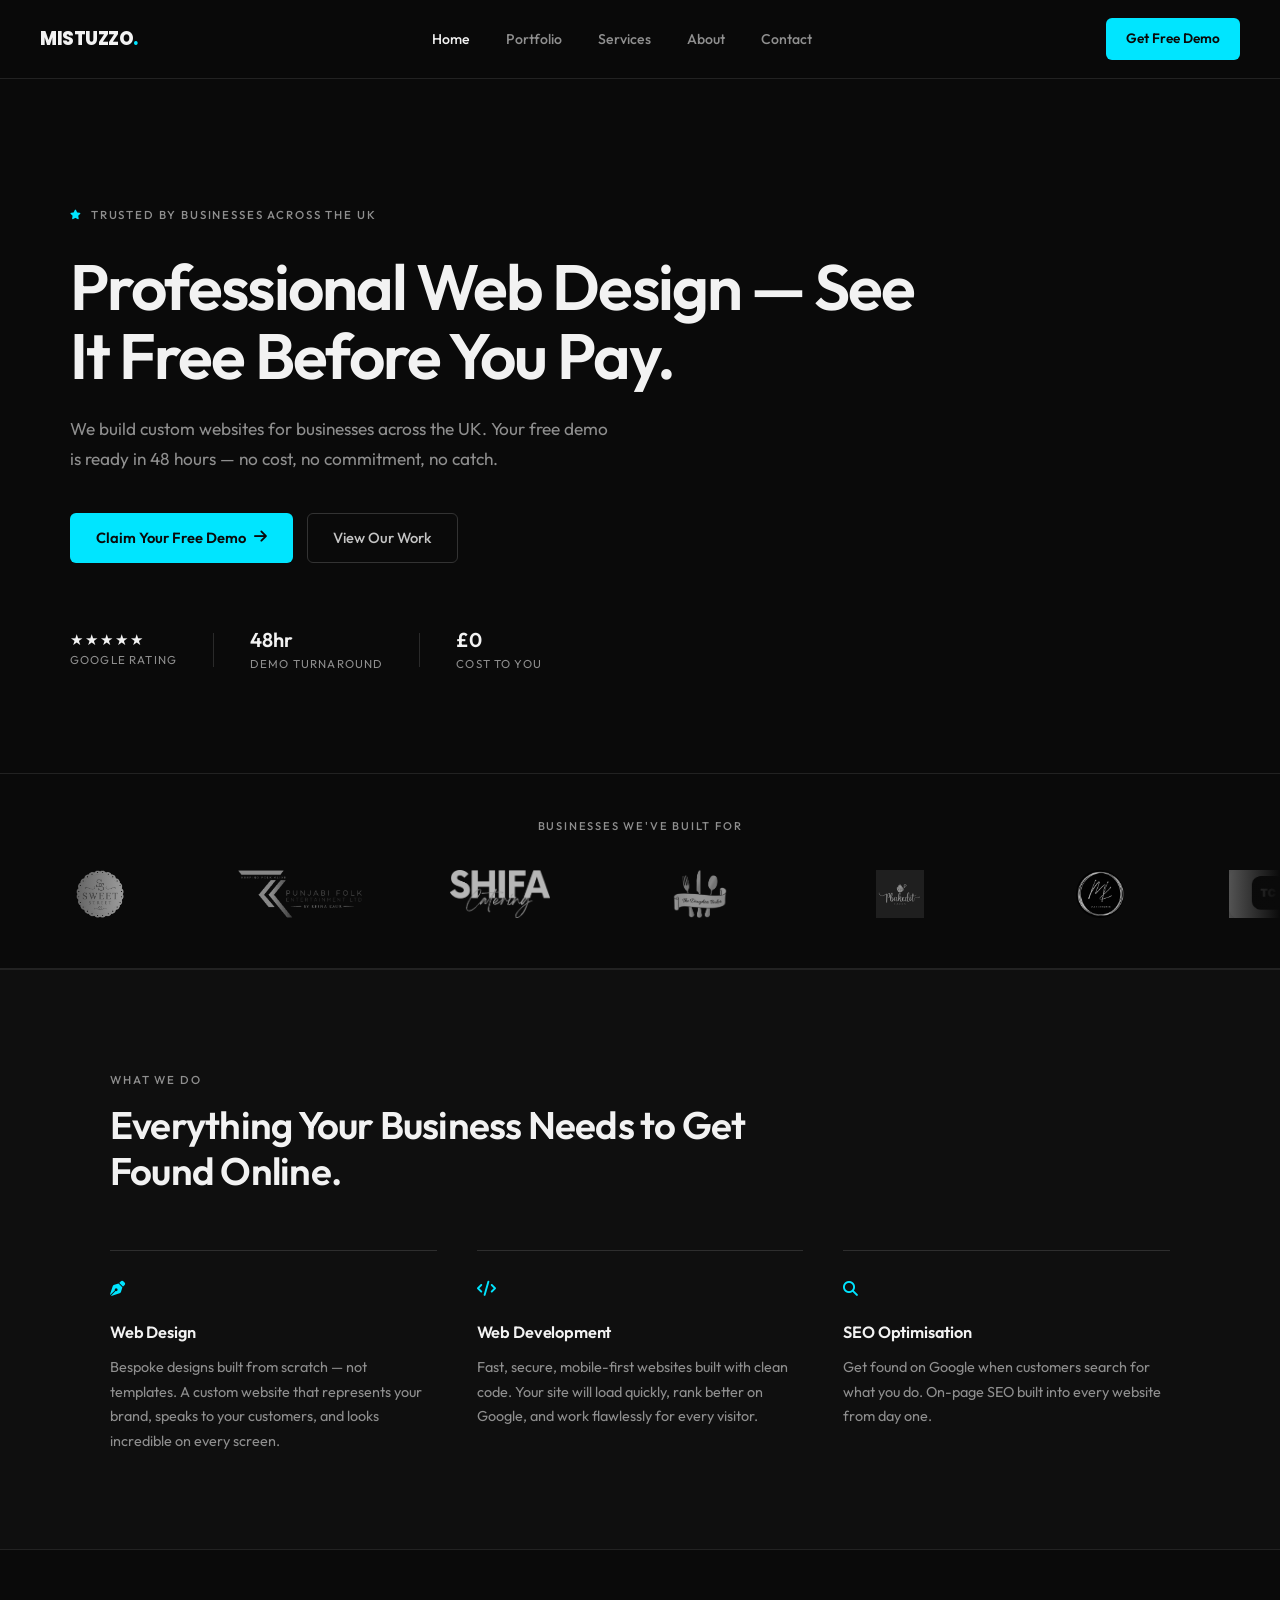
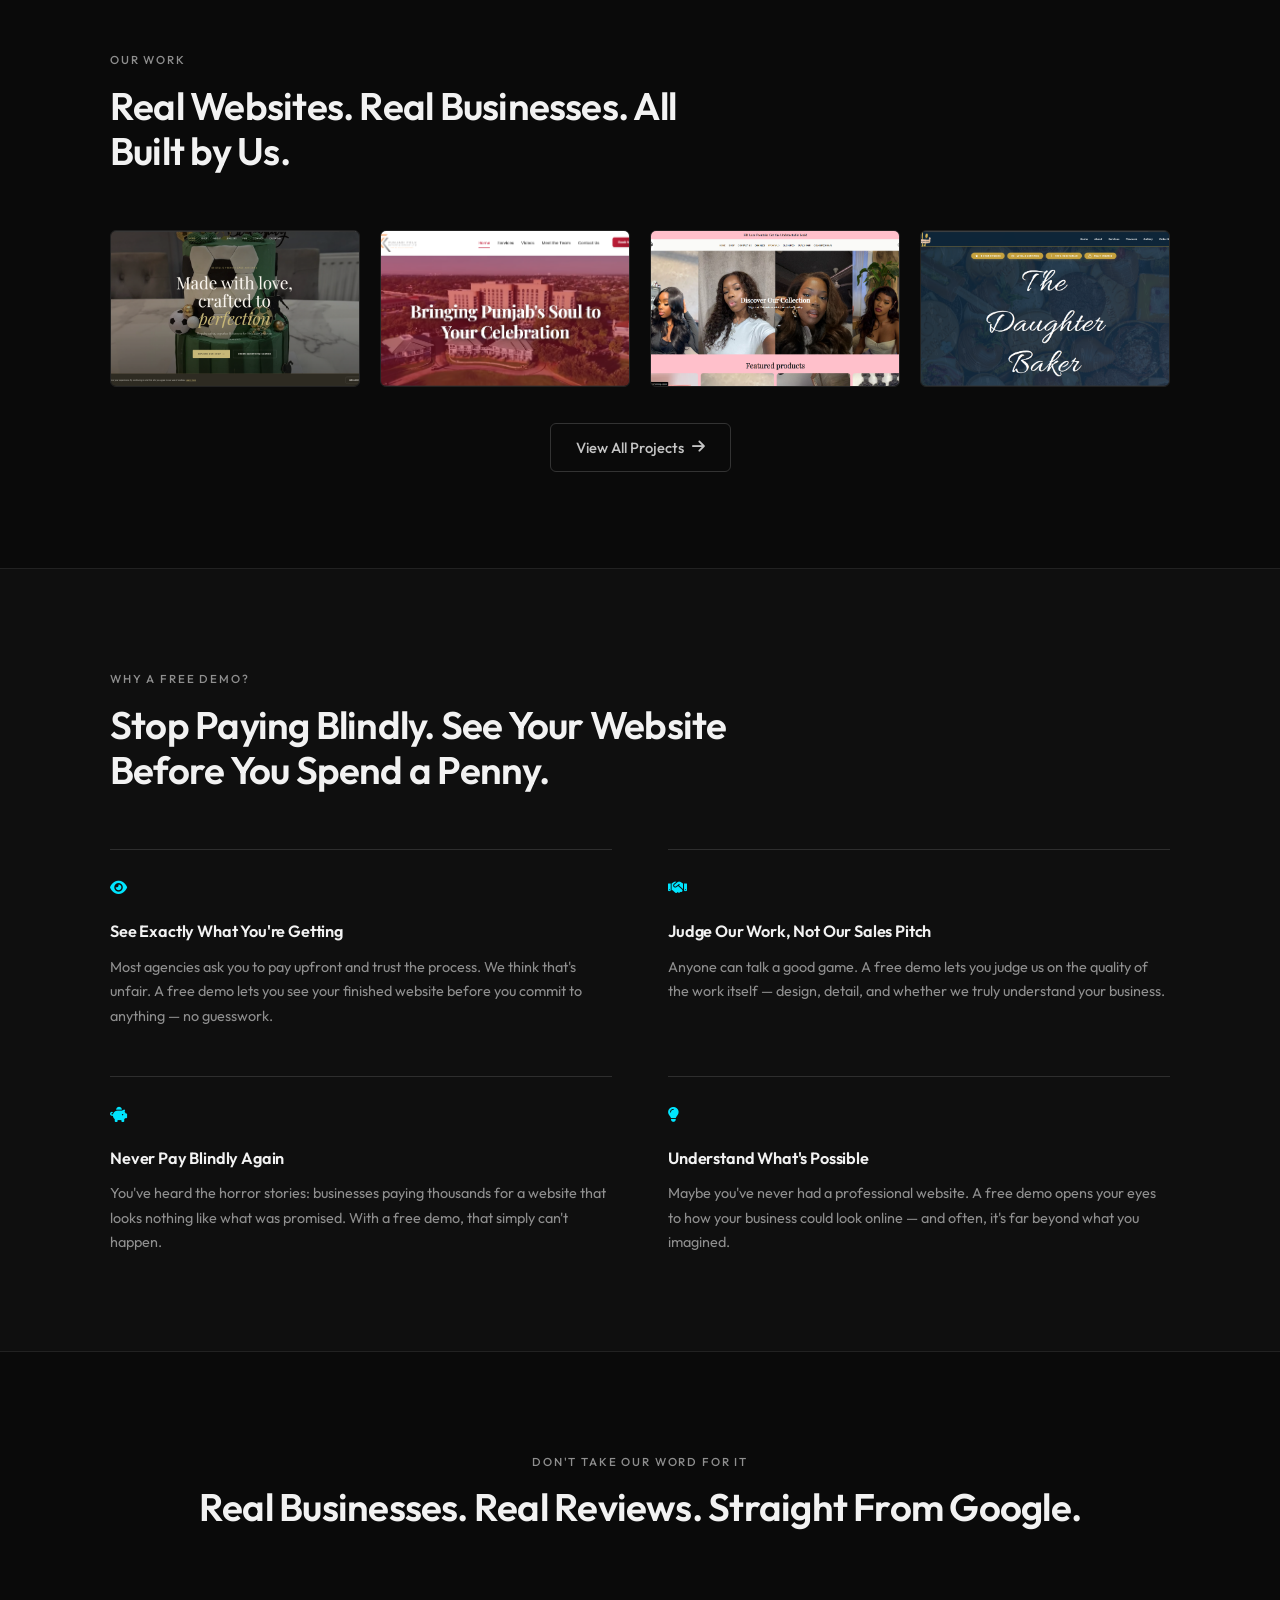
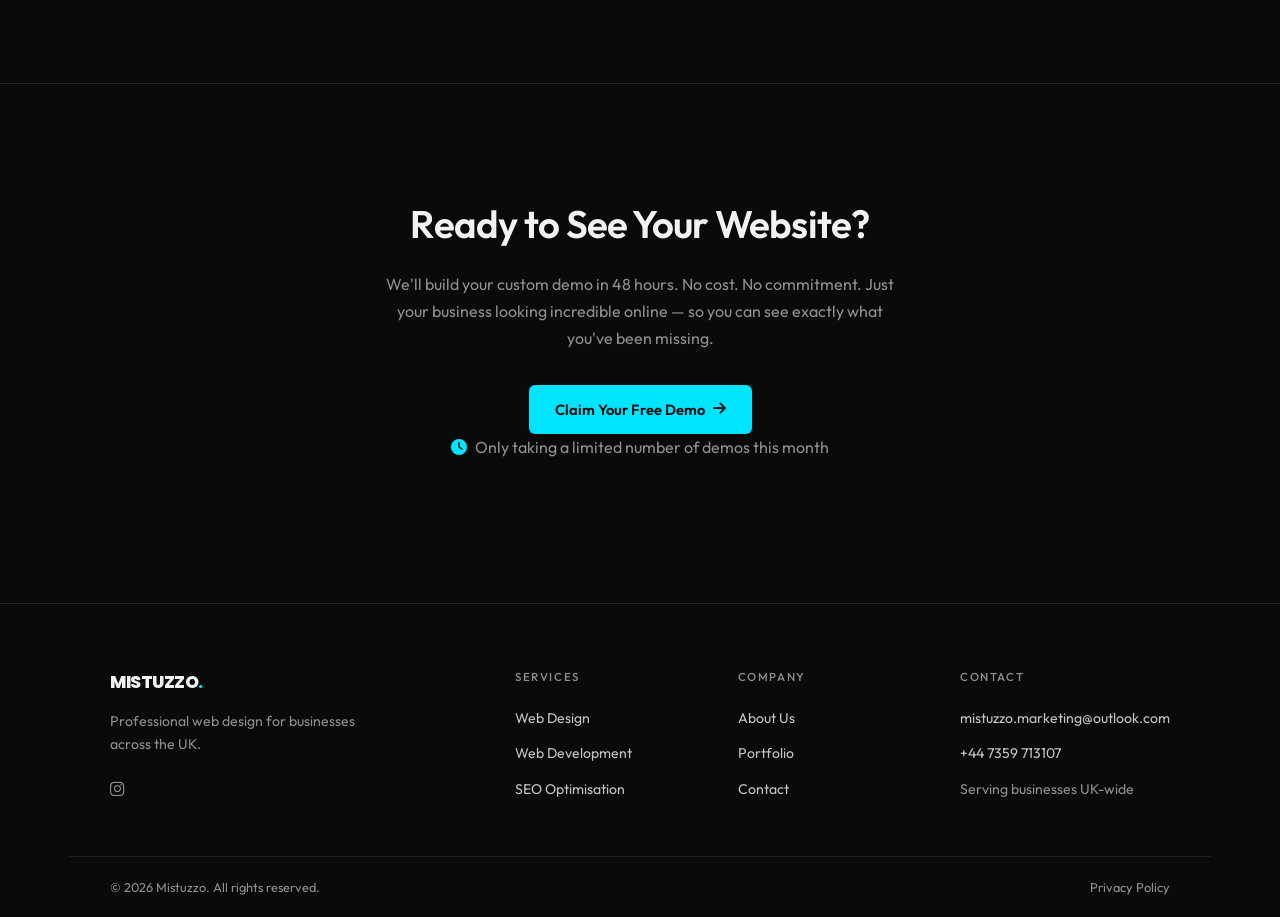
<file: index.html>
<!DOCTYPE html>
<html lang="en">
<head>
    <meta charset="UTF-8">
    <meta name="viewport" content="width=device-width, initial-scale=1.0">
    <title>Web Design with a Free 48hr Demo — See It Before You Pay | Mistuzzo</title>
    <meta name="description" content="Professional web design for businesses in Hinckley, Ashby de la Zouch & Coalville. See your free custom demo before paying a penny — delivered in 48 hours, no obligation.">
    <meta name="keywords" content="web design Hinckley, web design Ashby de la Zouch, web design Coalville, professional web design, website design, web development, web designer Hinckley, free demo website, custom website design UK">
    <meta name="author" content="Mistuzzo">
    <meta name="robots" content="index, follow">
    <link rel="canonical" href="https://mistuzzo.com/">

    <meta property="og:type" content="website">
    <meta property="og:url" content="https://mistuzzo.com/">
    <meta property="og:title" content="Web Design with a Free 48hr Demo — See It Before You Pay | Mistuzzo">
    <meta property="og:description" content="See your free custom website demo before paying a penny. Professional web design serving Hinckley, Ashby de la Zouch, Coalville & the UK.">
    <meta property="og:image" content="https://mistuzzo.com/favicons/android-chrome-512x512.png">
    <meta property="og:site_name" content="Mistuzzo">
    <meta property="og:locale" content="en_GB">

    <meta name="twitter:card" content="summary_large_image">
    <meta name="twitter:url" content="https://mistuzzo.com/">
    <meta name="twitter:title" content="Web Design with a Free 48hr Demo — See It Before You Pay | Mistuzzo">
    <meta name="twitter:description" content="See your free custom website demo before paying a penny. Professional web design serving Hinckley, Ashby de la Zouch, Coalville & the UK.">
    <meta name="twitter:image" content="https://mistuzzo.com/favicons/android-chrome-512x512.png">

    <meta http-equiv="X-UA-Compatible" content="IE=edge">
    <meta name="theme-color" content="#00e5ff">

    <link rel="icon" type="image/x-icon" href="favicons/favicon.ico">
    <link rel="icon" type="image/png" sizes="16x16" href="favicons/favicon-16x16.png">
    <link rel="icon" type="image/png" sizes="32x32" href="favicons/favicon-32x32.png">
    <link rel="apple-touch-icon" sizes="180x180" href="favicons/apple-touch-icon.png">
    <link rel="icon" type="image/png" sizes="192x192" href="favicons/android-chrome-192x192.png">
    <link rel="icon" type="image/png" sizes="512x512" href="favicons/android-chrome-512x512.png">
    <link rel="manifest" href="favicons/site.webmanifest">
    <meta name="msapplication-config" content="favicons/browserconfig.xml">

    <link rel="preconnect" href="https://fonts.googleapis.com">
    <link rel="preconnect" href="https://fonts.gstatic.com" crossorigin>
    <link href="https://fonts.googleapis.com/css2?family=Outfit:wght@300;400;500;600;700;800&family=Poppins:wght@700;800;900&display=swap" rel="stylesheet">
    <link rel="stylesheet" href="https://cdnjs.cloudflare.com/ajax/libs/font-awesome/6.5.1/css/all.min.css">
    <link rel="stylesheet" href="styles/styles.css">

    <script type="application/ld+json">
    {
      "@context": "https://schema.org",
      "@type": "ProfessionalService",
      "name": "Mistuzzo",
      "url": "https://mistuzzo.com",
      "logo": "https://mistuzzo.com/favicons/android-chrome-512x512.png",
      "description": "Professional web design and development for small businesses. Free demo website available with no obligation.",
      "telephone": "+447359713107",
      "email": "mistuzzo.marketing@outlook.com",
      "sameAs": ["https://instagram.com/mistuzzo_marketing", "https://share.google/dI5LDbTJtC6XpM5pl"],
      "areaServed": [
        {"@type": "City", "name": "Hinckley"},
        {"@type": "City", "name": "Ashby de la Zouch"},
        {"@type": "City", "name": "Coalville"},
        {"@type": "City", "name": "Leicester"},
        {"@type": "Country", "name": "United Kingdom"}
      ],
      "serviceType": ["Web Design", "Web Development", "SEO", "Website Maintenance"],
      "aggregateRating": {
        "@type": "AggregateRating",
        "ratingValue": "5.0",
        "reviewCount": "5"
      },
      "offers": {
        "@type": "Offer",
        "description": "FREE Demo Website",
        "price": "0",
        "priceCurrency": "GBP"
      }
    }
    </script>
    <script type="application/ld+json">
    {
      "@context": "https://schema.org",
      "@type": "WebSite",
      "name": "Mistuzzo",
      "url": "https://mistuzzo.com"
    }
    </script>

    <style>
        /* ===== HERO ===== */
        .hero {
            padding: 200px 40px 100px;
            position: relative;
        }
        .hero-inner {
            max-width: 1140px; margin: 0 auto; width: 100%;
            text-align: left;
        }
        .hero-callout {
            display: inline-flex; align-items: center; gap: 8px;
            font-size: 0.72rem; font-weight: 500;
            color: var(--grey); margin-bottom: 28px;
            letter-spacing: 0.16em; text-transform: uppercase;
        }
        .hero-callout i { color: var(--cyan); font-size: 0.6rem; }
        .hero h1 {
            font-family: 'Outfit', sans-serif;
            font-size: clamp(2.5rem, 5vw, 4rem);
            font-weight: 600; color: var(--white);
            line-height: 1.08; margin-bottom: 24px; letter-spacing: -0.03em;
            max-width: 860px;
        }
        .hero h1 .highlight { color: var(--white); }
        .hero-sub {
            font-size: 1.08rem; color: var(--grey);
            max-width: 540px; margin: 0 0 40px; line-height: 1.7;
        }
        .hero-btns { display: flex; gap: 14px; flex-wrap: wrap; margin-bottom: 64px; }
        .hero-stats { display: flex; gap: 36px; align-items: center; flex-wrap: wrap; }
        .hero-stat .stat-stars { color: var(--white); font-size: 0.95rem; line-height: 1.3; letter-spacing: 2px; }
        .hero-stat .stat-num {
            font-size: 1.25rem; font-weight: 600; color: var(--white); line-height: 1.3;
        }
        .hero-stat .stat-label { font-size: 0.72rem; color: var(--grey); text-transform: uppercase; letter-spacing: 0.1em; margin-top: 2px; }
        .hero-divider { width: 1px; height: 34px; background: #2a2a2a; }

        /* ===== SERVICES GRID ===== */
        .services-grid { display: grid; grid-template-columns: repeat(3, 1fr); gap: 48px 40px; }

        /* ===== WHY FREE DEMO ===== */
        .why-grid { display: grid; grid-template-columns: repeat(2, 1fr); gap: 48px 56px; }

        /* ===== CTA SECTION ===== */
        .cta-section {
            text-align: center; padding: 110px 40px;
            border-top: 1px solid var(--hairline);
        }
        .cta-glow { display: none; }
        .cta-section h2 {
            font-family: 'Outfit', sans-serif;
            font-size: clamp(1.7rem, 3.2vw, 2.4rem);
            font-weight: 600; color: var(--white);
            margin-bottom: 16px; letter-spacing: -0.02em;
        }
        .cta-section p {
            color: var(--grey); font-size: 1rem;
            max-width: 520px; margin: 0 auto 32px;
            line-height: 1.7;
        }
        .cta-scarcity {
            margin-top: 22px; font-size: 0.8rem; color: var(--grey);
        }
        .cta-scarcity i { color: var(--cyan); margin-right: 5px; }

        /* ===== RESPONSIVE ===== */
        @media (max-width: 968px) {
            .hero { padding: 150px 20px 70px; }
            .services-grid { grid-template-columns: 1fr; gap: 36px; }
            .why-grid { grid-template-columns: 1fr; gap: 36px; }
            .cta-section { padding: 80px 20px; }
        }
        @media (max-width: 600px) {
            .hero { padding: 140px 20px 60px; }
            .hero-btns { margin-bottom: 48px; }
            .hero-stats { gap: 24px; }
        }
    </style>
</head>
<body>

<!-- NAV -->
<nav class="nav" id="nav">
    <a href="index.html" class="nav-logo">MISTUZZO<span>.</span></a>
    <div class="nav-links" id="navLinks">
        <a href="index.html" class="active">Home</a>
        <a href="portfolio.html">Portfolio</a>
        <a href="services.html">Services</a>
        <a href="about.html">About</a>
        <a href="contact.html">Contact</a>
    </div>
    <div class="nav-right">
        <button class="nav-toggle" id="navToggle" aria-label="Open menu">
            <span></span><span></span><span></span>
        </button>
        <a href="contact.html" class="nav-cta">Get Free Demo</a>
    </div>
</nav>

<!-- HERO -->
<section class="hero">
    <div class="glow glow-1"></div>
    <div class="glow glow-2"></div>
    <div class="hero-inner" data-aos="fade-up" data-aos-duration="1000">
        <div class="hero-callout"><i class="fas fa-star"></i> Trusted by Businesses Across the UK</div>
        <h1>Professional Web Design — <span class="highlight">See It Free Before You Pay.</span></h1>
        <p class="hero-sub">We build custom websites for businesses across the UK. Your free demo is ready in 48 hours — no cost, no commitment, no catch.</p>
        <div class="hero-btns">
            <a href="contact.html" class="btn-primary">Claim Your Free Demo <i class="fas fa-arrow-right"></i></a>
            <a href="portfolio.html" class="btn-outline">View Our Work</a>
        </div>
        <div class="hero-stats">
            <div class="hero-stat">
                <div class="stat-stars">★★★★★</div>
                <div class="stat-label">Google Rating</div>
            </div>
            <div class="hero-divider"></div>
            <div class="hero-stat">
                <div class="stat-num">48hr</div>
                <div class="stat-label">Demo Turnaround</div>
            </div>
            <div class="hero-divider"></div>
            <div class="hero-stat">
                <div class="stat-num">£0</div>
                <div class="stat-label">Cost to You</div>
            </div>
        </div>
    </div>
</section>

<!-- LOGO TICKER -->
<div class="logo-ticker-section">
    <p class="logo-ticker-label">Businesses we've built for</p>
    <div class="logo-ticker-track-wrapper">
        <div class="logo-ticker-track">
            <div class="logo-ticker-item"><img src="logos/sweetst.png" alt="Sweetst"></div>
            <div class="logo-ticker-item"><img src="logos/punjabifolkentertainment.png" alt="Punjabi Folk Entertainment"></div>
            <div class="logo-ticker-item"><img src="logos/shifa-logo.png" alt="Shifa's Catering"></div>
            <div class="logo-ticker-item"><img src="logos/thedaughterbaker.png" alt="The Daughter Baker"></div>
            <div class="logo-ticker-item"><img src="logos/pbakedit.jpg" alt="PBaked It"></div>
            <div class="logo-ticker-item"><img src="logos/mkmoments.png" alt="MK Moments"></div>
            <div class="logo-ticker-item"><img src="logos/teachersconnect.jpeg" alt="Teachers Connect"></div>
            <div class="logo-ticker-item"><img src="logos/sweetst.png" alt="Sweetst"></div>
            <div class="logo-ticker-item"><img src="logos/punjabifolkentertainment.png" alt="Punjabi Folk Entertainment"></div>
            <div class="logo-ticker-item"><img src="logos/shifa-logo.png" alt="Shifa's Catering"></div>
            <div class="logo-ticker-item"><img src="logos/thedaughterbaker.png" alt="The Daughter Baker"></div>
            <div class="logo-ticker-item"><img src="logos/pbakedit.jpg" alt="PBaked It"></div>
            <div class="logo-ticker-item"><img src="logos/mkmoments.png" alt="MK Moments"></div>
            <div class="logo-ticker-item"><img src="logos/teachersconnect.jpeg" alt="Teachers Connect"></div>
            <div class="logo-ticker-item"><img src="logos/sweetst.png" alt="Sweetst"></div>
            <div class="logo-ticker-item"><img src="logos/punjabifolkentertainment.png" alt="Punjabi Folk Entertainment"></div>
            <div class="logo-ticker-item"><img src="logos/shifa-logo.png" alt="Shifa's Catering"></div>
            <div class="logo-ticker-item"><img src="logos/thedaughterbaker.png" alt="The Daughter Baker"></div>
            <div class="logo-ticker-item"><img src="logos/pbakedit.jpg" alt="PBaked It"></div>
            <div class="logo-ticker-item"><img src="logos/mkmoments.png" alt="MK Moments"></div>
            <div class="logo-ticker-item"><img src="logos/teachersconnect.jpeg" alt="Teachers Connect"></div>
            <div class="logo-ticker-item"><img src="logos/sweetst.png" alt="Sweetst"></div>
            <div class="logo-ticker-item"><img src="logos/punjabifolkentertainment.png" alt="Punjabi Folk Entertainment"></div>
            <div class="logo-ticker-item"><img src="logos/shifa-logo.png" alt="Shifa's Catering"></div>
            <div class="logo-ticker-item"><img src="logos/thedaughterbaker.png" alt="The Daughter Baker"></div>
            <div class="logo-ticker-item"><img src="logos/pbakedit.jpg" alt="PBaked It"></div>
            <div class="logo-ticker-item"><img src="logos/mkmoments.png" alt="MK Moments"></div>
            <div class="logo-ticker-item"><img src="logos/teachersconnect.jpeg" alt="Teachers Connect"></div>
        </div>
    </div>
</div>

<!-- WHAT WE DO -->
<div class="section-dark">
    <section class="section">
        <div data-aos="fade-up"><div class="section-label">What We Do</div></div>
        <h2 class="section-title" data-aos="fade-up" data-aos-delay="100">Everything Your Business Needs to Get Found Online.</h2>
        <div class="services-grid">
            <div class="card" data-aos="fade-up" data-aos-delay="100">
                <div class="card-icon"><i class="fas fa-pen-nib"></i></div>
                <h3>Web Design</h3>
                <p>Bespoke designs built from scratch — not templates. A custom website that represents your brand, speaks to your customers, and looks incredible on every screen.</p>
            </div>
            <div class="card" data-aos="fade-up" data-aos-delay="200">
                <div class="card-icon"><i class="fas fa-code"></i></div>
                <h3>Web Development</h3>
                <p>Fast, secure, mobile-first websites built with clean code. Your site will load quickly, rank better on Google, and work flawlessly for every visitor.</p>
            </div>
            <div class="card" data-aos="fade-up" data-aos-delay="300">
                <div class="card-icon"><i class="fas fa-search"></i></div>
                <h3>SEO Optimisation</h3>
                <p>Get found on Google when customers search for what you do. On-page SEO built into every website from day one.</p>
            </div>
        </div>
    </section>
</div>

<!-- PORTFOLIO PREVIEW -->
<section class="section">
    <div data-aos="fade-up"><div class="section-label">Our Work</div></div>
    <h2 class="section-title" data-aos="fade-up" data-aos-delay="100">Real Websites. Real Businesses. All Built by Us.</h2>
    <div class="portfolio-grid-4" data-aos="fade-up" data-aos-delay="150">
        <a href="https://pbakedit.co.uk" target="_blank" rel="noopener" class="portfolio-item">
            <img src="portfolio/pbakedit.co.uk.png" alt="PBaked It website" loading="lazy">
            <div class="portfolio-overlay"><span class="portfolio-visit"><i class="fas fa-arrow-up-right-from-square"></i> Visit Site</span></div>
        </a>
        <a href="https://punjabifolkentertainment.com" target="_blank" rel="noopener" class="portfolio-item">
            <img src="portfolio/punjabifolkentertainment.com.png" alt="Punjabi Folk Entertainment website" loading="lazy">
            <div class="portfolio-overlay"><span class="portfolio-visit"><i class="fas fa-arrow-up-right-from-square"></i> Visit Site</span></div>
        </a>
        <a href="https://teddyshair.co.uk" target="_blank" rel="noopener" class="portfolio-item">
            <img src="portfolio/teddyshair.co.uk.png" alt="Teddy's Hair website" loading="lazy">
            <div class="portfolio-overlay"><span class="portfolio-visit"><i class="fas fa-arrow-up-right-from-square"></i> Visit Site</span></div>
        </a>
        <a href="https://thedaughterbaker.co.uk" target="_blank" rel="noopener" class="portfolio-item">
            <img src="portfolio/thedaughterbaker.co.uk.png" alt="The Daughter Baker website" loading="lazy">
            <div class="portfolio-overlay"><span class="portfolio-visit"><i class="fas fa-arrow-up-right-from-square"></i> Visit Site</span></div>
        </a>
    </div>
    <div style="text-align:center; margin-top: 36px;" data-aos="fade-up">
        <a href="portfolio.html" class="btn-outline">View All Projects <i class="fas fa-arrow-right"></i></a>
    </div>
</section>

<!-- WHY FREE DEMO -->
<div class="section-dark">
    <section class="section">
        <div data-aos="fade-up"><div class="section-label">Why a Free Demo?</div></div>
        <h2 class="section-title" data-aos="fade-up" data-aos-delay="100">Stop Paying Blindly. See Your Website Before You Spend a Penny.</h2>
        <div class="why-grid">
            <div class="card" data-aos="fade-up" data-aos-delay="100">
                <div class="card-icon"><i class="fas fa-eye"></i></div>
                <h3>See Exactly What You're Getting</h3>
                <p>Most agencies ask you to pay upfront and trust the process. We think that's unfair. A free demo lets you see your finished website before you commit to anything — no guesswork.</p>
            </div>
            <div class="card" data-aos="fade-up" data-aos-delay="200">
                <div class="card-icon"><i class="fas fa-handshake"></i></div>
                <h3>Judge Our Work, Not Our Sales Pitch</h3>
                <p>Anyone can talk a good game. A free demo lets you judge us on the quality of the work itself — design, detail, and whether we truly understand your business.</p>
            </div>
            <div class="card" data-aos="fade-up" data-aos-delay="300">
                <div class="card-icon"><i class="fas fa-piggy-bank"></i></div>
                <h3>Never Pay Blindly Again</h3>
                <p>You've heard the horror stories: businesses paying thousands for a website that looks nothing like what was promised. With a free demo, that simply can't happen.</p>
            </div>
            <div class="card" data-aos="fade-up" data-aos-delay="400">
                <div class="card-icon"><i class="fas fa-lightbulb"></i></div>
                <h3>Understand What's Possible</h3>
                <p>Maybe you've never had a professional website. A free demo opens your eyes to how your business could look online — and often, it's far beyond what you imagined.</p>
            </div>
        </div>
    </section>
</div>

<!-- GOOGLE REVIEWS -->
<section class="section" style="text-align:center;">
    <div data-aos="fade-up"><div class="section-label" style="justify-content:center;">Don't Take Our Word for It</div></div>
    <h2 class="section-title" data-aos="fade-up" data-aos-delay="100" style="max-width:100%; text-align:center;">Real Businesses. Real Reviews. Straight From Google.</h2>
    <div data-aos="fade-up" data-aos-delay="200">
        <script src="https://static.elfsight.com/platform/platform.js" async></script>
        <div class="elfsight-app-d169149b-33a2-4ed8-b72b-32af608d283e" data-elfsight-app-lazy></div>
    </div>
</section>

<!-- FINAL CTA -->
<section class="cta-section">
    <div class="cta-glow"></div>
    <h2 data-aos="fade-up">Ready to See Your Website?</h2>
    <p data-aos="fade-up" data-aos-delay="100">We'll build your custom demo in 48 hours. No cost. No commitment. Just your business looking incredible online — so you can see exactly what you've been missing.</p>
    <a href="contact.html" class="btn-primary" data-aos="fade-up" data-aos-delay="200">Claim Your Free Demo <i class="fas fa-arrow-right"></i></a>
    <p class="cta-scarcity" data-aos="fade-up" data-aos-delay="300"><i class="fas fa-clock"></i> Only taking a limited number of demos this month</p>
</section>

<!-- FOOTER -->
<footer class="footer">
    <div class="footer-inner">
        <div class="footer-col">
            <a href="index.html" class="footer-logo">MISTUZZO<span>.</span></a>
            <p>Professional web design for businesses across the UK.</p>
            <div class="footer-social">
                <a href="https://instagram.com/mistuzzo_marketing" target="_blank" rel="noopener" aria-label="Instagram"><i class="fab fa-instagram"></i></a>
            </div>
        </div>
        <div class="footer-col">
            <h4>Services</h4>
            <ul>
                <li><a href="services.html">Web Design</a></li>
                <li><a href="services.html">Web Development</a></li>
                <li><a href="services.html">SEO Optimisation</a></li>
            </ul>
        </div>
        <div class="footer-col">
            <h4>Company</h4>
            <ul>
                <li><a href="about.html">About Us</a></li>
                <li><a href="portfolio.html">Portfolio</a></li>
                <li><a href="contact.html">Contact</a></li>
            </ul>
        </div>
        <div class="footer-col">
            <h4>Contact</h4>
            <ul>
                <li><a href="mailto:mistuzzo.marketing@outlook.com">mistuzzo.marketing@outlook.com</a></li>
                <li><a href="https://wa.me/447359713107">+44 7359 713107</a></li>
                <li><span>Serving businesses UK-wide</span></li>
            </ul>
        </div>
    </div>
    <div class="footer-bottom">
        <p>&copy; 2026 Mistuzzo. All rights reserved.</p>
        <p><a href="privacy-policy.html">Privacy Policy</a></p>
    </div>
</footer>

<script>
    const nav = document.getElementById('nav');
    const navToggle = document.getElementById('navToggle');
    const navLinks = document.getElementById('navLinks');

    window.addEventListener('scroll', () => {
        nav.classList.toggle('scrolled', window.scrollY > 40);
    });

    const backdrop = document.createElement('div');
    backdrop.className = 'nav-backdrop';
    document.body.appendChild(backdrop);
    function closeNav() { navToggle.classList.remove('open'); navLinks.classList.remove('open'); backdrop.classList.remove('active'); document.body.style.overflow = ''; }
    navToggle.addEventListener('click', () => navLinks.classList.contains('open') ? closeNav() : (navToggle.classList.add('open'), navLinks.classList.add('open'), backdrop.classList.add('active'), document.body.style.overflow = 'hidden'));
    backdrop.addEventListener('click', closeNav);
    navLinks.querySelectorAll('a').forEach(l => l.addEventListener('click', closeNav));

    document.querySelectorAll('a[href^="#"]').forEach(anchor => {
        anchor.addEventListener('click', function(e) {
            e.preventDefault();
            const target = document.querySelector(this.getAttribute('href'));
            if (target) target.scrollIntoView({ behavior: 'smooth', block: 'start' });
        });
    });
</script>
</body>
</html>
</file>
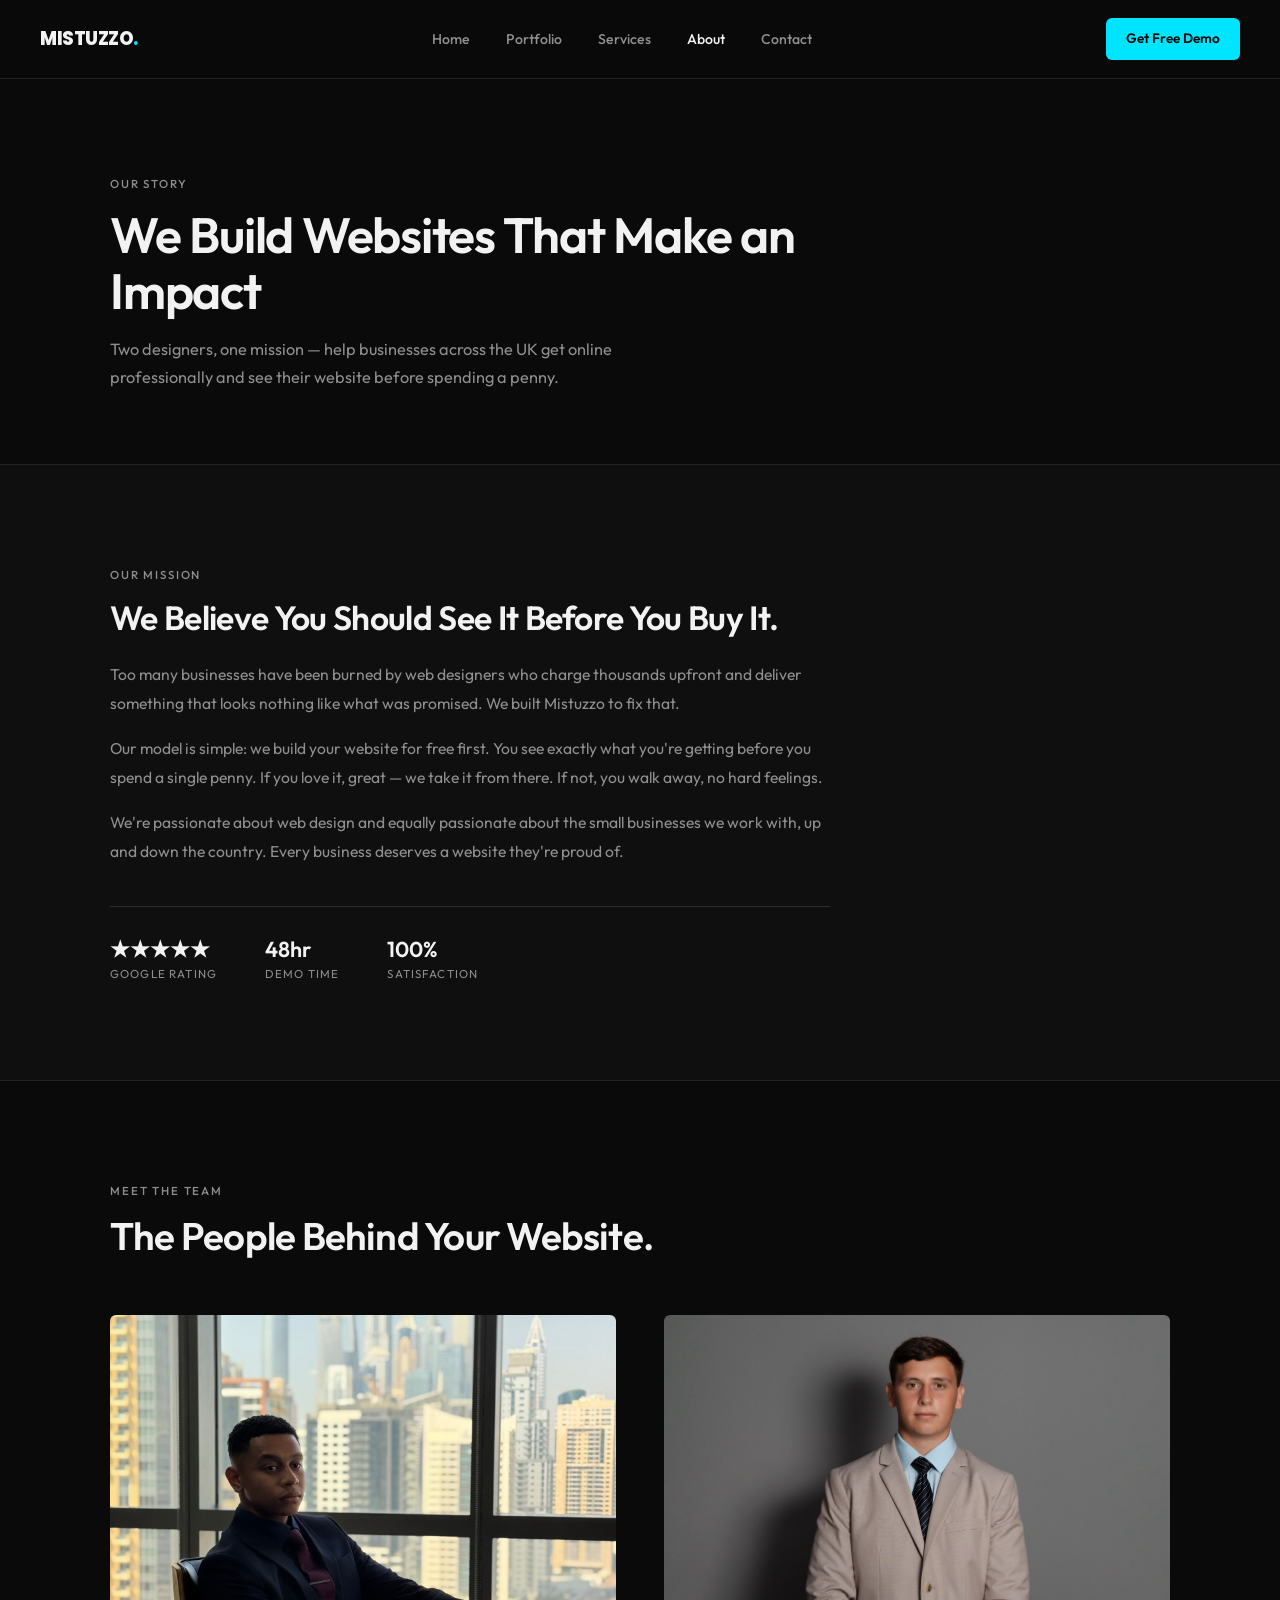
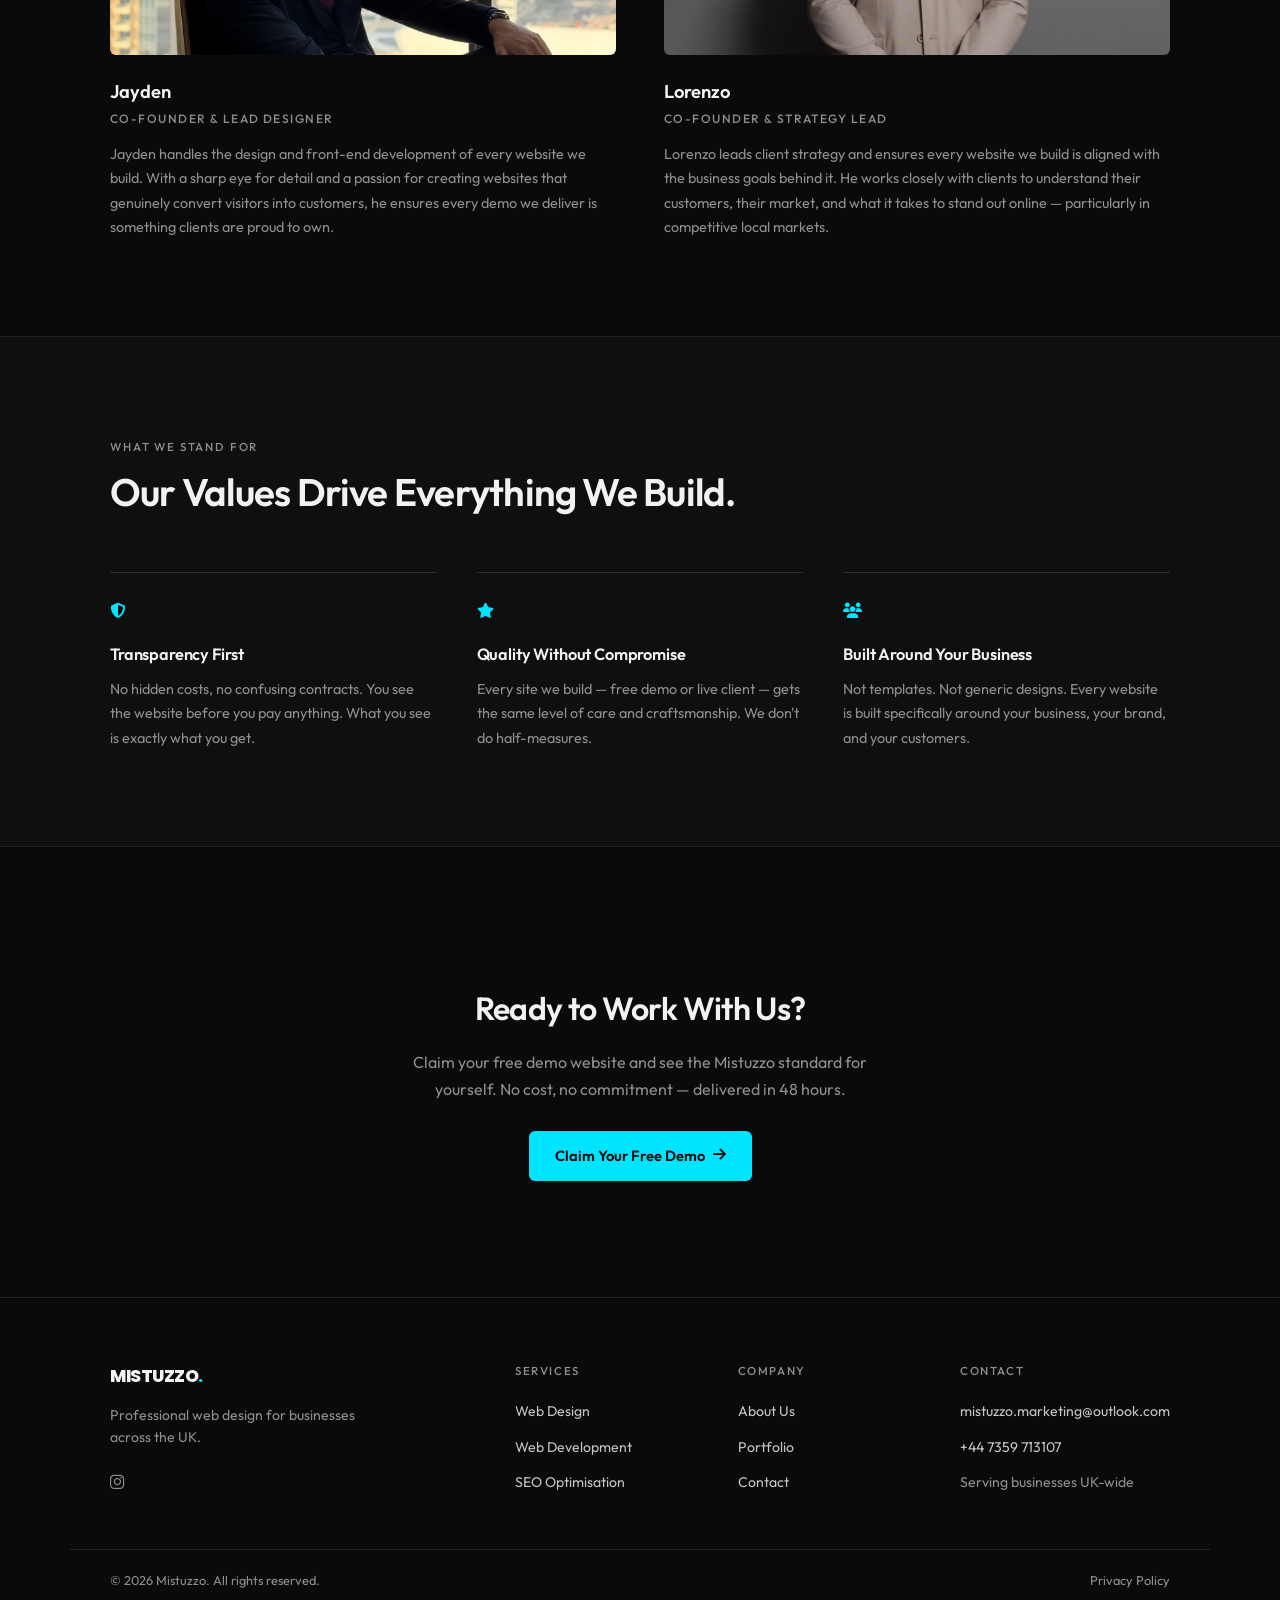
<file: about.html>
<!DOCTYPE html>
<html lang="en">
<head>
    <meta charset="UTF-8">
    <meta name="viewport" content="width=device-width, initial-scale=1.0">
    <title>About Us | Professional Web Design | Mistuzzo</title>
    <meta name="description" content="Meet the team behind Mistuzzo. We build professional websites for businesses across Hinckley, Ashby de la Zouch, Coalville and the UK — with a free demo before you pay.">
    <meta name="keywords" content="about Mistuzzo, web design agency UK, web designers Hinckley, web designers Ashby de la Zouch, web design Coalville, professional web designers">
    <meta name="author" content="Mistuzzo">
    <meta name="robots" content="index, follow">
    <link rel="canonical" href="https://mistuzzo.com/about.html">

    <meta property="og:type" content="website">
    <meta property="og:url" content="https://mistuzzo.com/about.html">
    <meta property="og:title" content="About Us | Professional Web Design | Mistuzzo">
    <meta property="og:description" content="Meet the team behind Mistuzzo. Professional web design for Hinckley, Ashby de la Zouch, Coalville & the UK — free demo before you pay.">
    <meta property="og:image" content="https://mistuzzo.com/favicons/android-chrome-512x512.png">
    <meta property="og:site_name" content="Mistuzzo">
    <meta property="og:locale" content="en_GB">

    <meta name="twitter:card" content="summary_large_image">
    <meta name="twitter:url" content="https://mistuzzo.com/about.html">
    <meta name="twitter:title" content="About Us | Professional Web Design | Mistuzzo">
    <meta name="twitter:description" content="Meet the team behind Mistuzzo. Professional web design for Hinckley, Ashby de la Zouch, Coalville & the UK.">
    <meta name="twitter:image" content="https://mistuzzo.com/favicons/android-chrome-512x512.png">

    <meta http-equiv="X-UA-Compatible" content="IE=edge">
    <meta name="theme-color" content="#00e5ff">

    <link rel="icon" type="image/x-icon" href="favicons/favicon.ico">
    <link rel="icon" type="image/png" sizes="16x16" href="favicons/favicon-16x16.png">
    <link rel="icon" type="image/png" sizes="32x32" href="favicons/favicon-32x32.png">
    <link rel="apple-touch-icon" sizes="180x180" href="favicons/apple-touch-icon.png">
    <link rel="manifest" href="favicons/site.webmanifest">

    <link rel="preconnect" href="https://fonts.googleapis.com">
    <link rel="preconnect" href="https://fonts.gstatic.com" crossorigin>
    <link href="https://fonts.googleapis.com/css2?family=Outfit:wght@300;400;500;600;700;800&family=Poppins:wght@700;800;900&display=swap" rel="stylesheet">
    <link rel="stylesheet" href="https://cdnjs.cloudflare.com/ajax/libs/font-awesome/6.5.1/css/all.min.css">
    <link rel="stylesheet" href="styles/styles.css">

    <style>
        /* MISSION SECTION */
        .mission-grid { max-width: 720px; }
        .mission-content h2 {
            font-size: clamp(1.6rem, 3vw, 2.1rem);
            font-weight: 600; color: var(--white);
            line-height: 1.18; margin-bottom: 22px; letter-spacing: -0.02em;
        }
        .mission-content h2 span { color: var(--white); }
        .mission-content p {
            font-size: 0.98rem; color: var(--grey); line-height: 1.85; margin-bottom: 16px;
        }
        .mission-stats { display: flex; gap: 48px; margin-top: 40px; padding-top: 28px; border-top: 1px solid #2e2e2e; }
        .mission-stat .stat-num {
            font-size: 1.35rem; font-weight: 600; color: var(--white); line-height: 1.3;
        }
        .mission-stat .stat-label { font-size: 0.72rem; color: var(--grey); margin-top: 2px; text-transform: uppercase; letter-spacing: 0.1em; }

        /* FOUNDERS */
        .founders-grid {
            display: grid; grid-template-columns: 1fr 1fr; gap: 48px;
        }
        .founder-img { width: 100%; height: 340px; object-fit: cover; object-position: center top; display: block; border-radius: 6px; }
        .founder-info { padding: 22px 0 0; }
        .founder-name {
            font-size: 1.15rem; font-weight: 600; color: var(--white); margin-bottom: 2px;
        }
        .founder-role {
            font-size: 0.75rem; font-weight: 500; color: var(--grey);
            text-transform: uppercase; letter-spacing: 0.12em; margin-bottom: 14px;
        }
        .founder-bio { font-size: 0.9rem; color: var(--grey); line-height: 1.7; }

        /* VALUES */
        .values-grid { display: grid; grid-template-columns: repeat(3, 1fr); gap: 48px 40px; }

        /* CTA */
        .about-cta {
            text-align: center; padding: 40px 32px 20px;
        }
        .about-cta h2 {
            font-size: clamp(1.6rem, 3vw, 2rem);
            font-weight: 600; color: var(--white);
            margin-bottom: 14px; letter-spacing: -0.02em;
        }
        .about-cta p { color: var(--grey); max-width: 480px; margin: 0 auto 28px; line-height: 1.7; }

        @media (max-width: 968px) {
            .founders-grid { grid-template-columns: 1fr; gap: 40px; }
            .values-grid { grid-template-columns: 1fr; gap: 36px; }
            .mission-stats { gap: 32px; flex-wrap: wrap; }
        }
    </style>
</head>
<body>

<nav class="nav" id="nav">
    <a href="index.html" class="nav-logo">MISTUZZO<span>.</span></a>
    <div class="nav-links" id="navLinks">
        <a href="index.html">Home</a>
        <a href="portfolio.html">Portfolio</a>
        <a href="services.html">Services</a>
        <a href="about.html" class="active">About</a>
        <a href="contact.html">Contact</a>
    </div>
    <div class="nav-right">
        <button class="nav-toggle" id="navToggle" aria-label="Open menu">
            <span></span><span></span><span></span>
        </button>
        <a href="contact.html" class="nav-cta">Get Free Demo</a>
    </div>
</nav>

<!-- PAGE HEADER -->
<div style="position:relative; overflow:hidden;">
    <div class="glow glow-1" style="top:-100px; right:-100px; width:500px; height:500px;"></div>
    <section class="page-header">
        <div class="section-label">Our Story</div>
        <h1>We Build Websites That <span class="highlight">Make an Impact</span></h1>
        <p>Two designers, one mission — help businesses across the UK get online professionally and see their website before spending a penny.</p>
    </section>
</div>

<!-- MISSION -->
<div class="section-dark">
    <section class="section">
        <div class="mission-grid">
            <div class="mission-content" data-aos="fade-right">
                <div class="section-label">Our Mission</div>
                <h2>We Believe You Should <span>See It Before You Buy It.</span></h2>
                <p>Too many businesses have been burned by web designers who charge thousands upfront and deliver something that looks nothing like what was promised. We built Mistuzzo to fix that.</p>
                <p>Our model is simple: we build your website for free first. You see exactly what you're getting before you spend a single penny. If you love it, great — we take it from there. If not, you walk away, no hard feelings.</p>
                <p>We're passionate about web design and equally passionate about the small businesses we work with, up and down the country. Every business deserves a website they're proud of.</p>
                <div class="mission-stats">
                    <div class="mission-stat">
                        <div class="stat-num">★★★★★</div>
                        <div class="stat-label">Google Rating</div>
                    </div>
                    <div class="mission-stat">
                        <div class="stat-num">48hr</div>
                        <div class="stat-label">Demo Time</div>
                    </div>
                    <div class="mission-stat">
                        <div class="stat-num">100%</div>
                        <div class="stat-label">Satisfaction</div>
                    </div>
                </div>
            </div>
        </div>
    </section>
</div>

<!-- FOUNDERS -->
<section class="section">
    <div data-aos="fade-up"><div class="section-label">Meet the Team</div></div>
    <h2 class="section-title" data-aos="fade-up" data-aos-delay="100">The People Behind Your Website.</h2>
    <div class="founders-grid">
        <div class="founder-card">
            <img src="about/jayden.jpeg" alt="Jayden — Co-Founder of Mistuzzo" class="founder-img" style="object-position: center 40%;">
            <div class="founder-info">
                <div class="founder-name">Jayden</div>
                <div class="founder-role">Co-Founder & Lead Designer</div>
                <p class="founder-bio">Jayden handles the design and front-end development of every website we build. With a sharp eye for detail and a passion for creating websites that genuinely convert visitors into customers, he ensures every demo we deliver is something clients are proud to own.</p>
            </div>
        </div>
        <div class="founder-card">
            <img src="about/lorenzo.jpeg" alt="Lorenzo — Co-Founder of Mistuzzo" class="founder-img">
            <div class="founder-info">
                <div class="founder-name">Lorenzo</div>
                <div class="founder-role">Co-Founder & Strategy Lead</div>
                <p class="founder-bio">Lorenzo leads client strategy and ensures every website we build is aligned with the business goals behind it. He works closely with clients to understand their customers, their market, and what it takes to stand out online — particularly in competitive local markets.</p>
            </div>
        </div>
    </div>
</section>

<!-- VALUES -->
<div class="section-dark">
    <section class="section">
        <div data-aos="fade-up"><div class="section-label">What We Stand For</div></div>
        <h2 class="section-title" data-aos="fade-up" data-aos-delay="100">Our Values Drive Everything We Build.</h2>
        <div class="values-grid">
            <div class="card" data-aos="fade-up" data-aos-delay="100">
                <div class="card-icon"><i class="fas fa-shield-alt"></i></div>
                <h3>Transparency First</h3>
                <p>No hidden costs, no confusing contracts. You see the website before you pay anything. What you see is exactly what you get.</p>
            </div>
            <div class="card" data-aos="fade-up" data-aos-delay="200">
                <div class="card-icon"><i class="fas fa-star"></i></div>
                <h3>Quality Without Compromise</h3>
                <p>Every site we build — free demo or live client — gets the same level of care and craftsmanship. We don't do half-measures.</p>
            </div>
            <div class="card" data-aos="fade-up" data-aos-delay="300">
                <div class="card-icon"><i class="fas fa-users"></i></div>
                <h3>Built Around Your Business</h3>
                <p>Not templates. Not generic designs. Every website is built specifically around your business, your brand, and your customers.</p>
            </div>
        </div>
    </section>
</div>

<!-- CTA -->
<section class="section">
    <div class="about-cta" data-aos="zoom-in">
        <h2>Ready to Work With Us?</h2>
        <p>Claim your free demo website and see the Mistuzzo standard for yourself. No cost, no commitment — delivered in 48 hours.</p>
        <a href="contact.html" class="btn-primary">Claim Your Free Demo <i class="fas fa-arrow-right"></i></a>
    </div>
</section>

<!-- FOOTER -->
<footer class="footer">
    <div class="footer-inner">
        <div class="footer-col">
            <a href="index.html" class="footer-logo">MISTUZZO<span>.</span></a>
            <p>Professional web design for businesses across the UK.</p>
            <div class="footer-social">
                <a href="https://instagram.com/mistuzzo_marketing" target="_blank" rel="noopener" aria-label="Instagram"><i class="fab fa-instagram"></i></a>
            </div>
        </div>
        <div class="footer-col">
            <h4>Services</h4>
            <ul>
                <li><a href="services.html">Web Design</a></li>
                <li><a href="services.html">Web Development</a></li>
                <li><a href="services.html">SEO Optimisation</a></li>
            </ul>
        </div>
        <div class="footer-col">
            <h4>Company</h4>
            <ul>
                <li><a href="about.html">About Us</a></li>
                <li><a href="portfolio.html">Portfolio</a></li>
                <li><a href="contact.html">Contact</a></li>
            </ul>
        </div>
        <div class="footer-col">
            <h4>Contact</h4>
            <ul>
                <li><a href="mailto:mistuzzo.marketing@outlook.com">mistuzzo.marketing@outlook.com</a></li>
                <li><a href="https://wa.me/447359713107">+44 7359 713107</a></li>
                <li><span>Serving businesses UK-wide</span></li>
            </ul>
        </div>
    </div>
    <div class="footer-bottom">
        <p>&copy; 2026 Mistuzzo. All rights reserved.</p>
        <p><a href="privacy-policy.html">Privacy Policy</a></p>
    </div>
</footer>

<script>
    const nav = document.getElementById('nav');
    const navToggle = document.getElementById('navToggle');
    const navLinks = document.getElementById('navLinks');
    window.addEventListener('scroll', () => nav.classList.toggle('scrolled', window.scrollY > 40));
    const backdrop = document.createElement('div');
    backdrop.className = 'nav-backdrop';
    document.body.appendChild(backdrop);
    function closeNav() { navToggle.classList.remove('open'); navLinks.classList.remove('open'); backdrop.classList.remove('active'); document.body.style.overflow = ''; }
    navToggle.addEventListener('click', () => navLinks.classList.contains('open') ? closeNav() : (navToggle.classList.add('open'), navLinks.classList.add('open'), backdrop.classList.add('active'), document.body.style.overflow = 'hidden'));
    backdrop.addEventListener('click', closeNav);
    navLinks.querySelectorAll('a').forEach(l => l.addEventListener('click', closeNav));
</script>
</body>
</html>
</file>
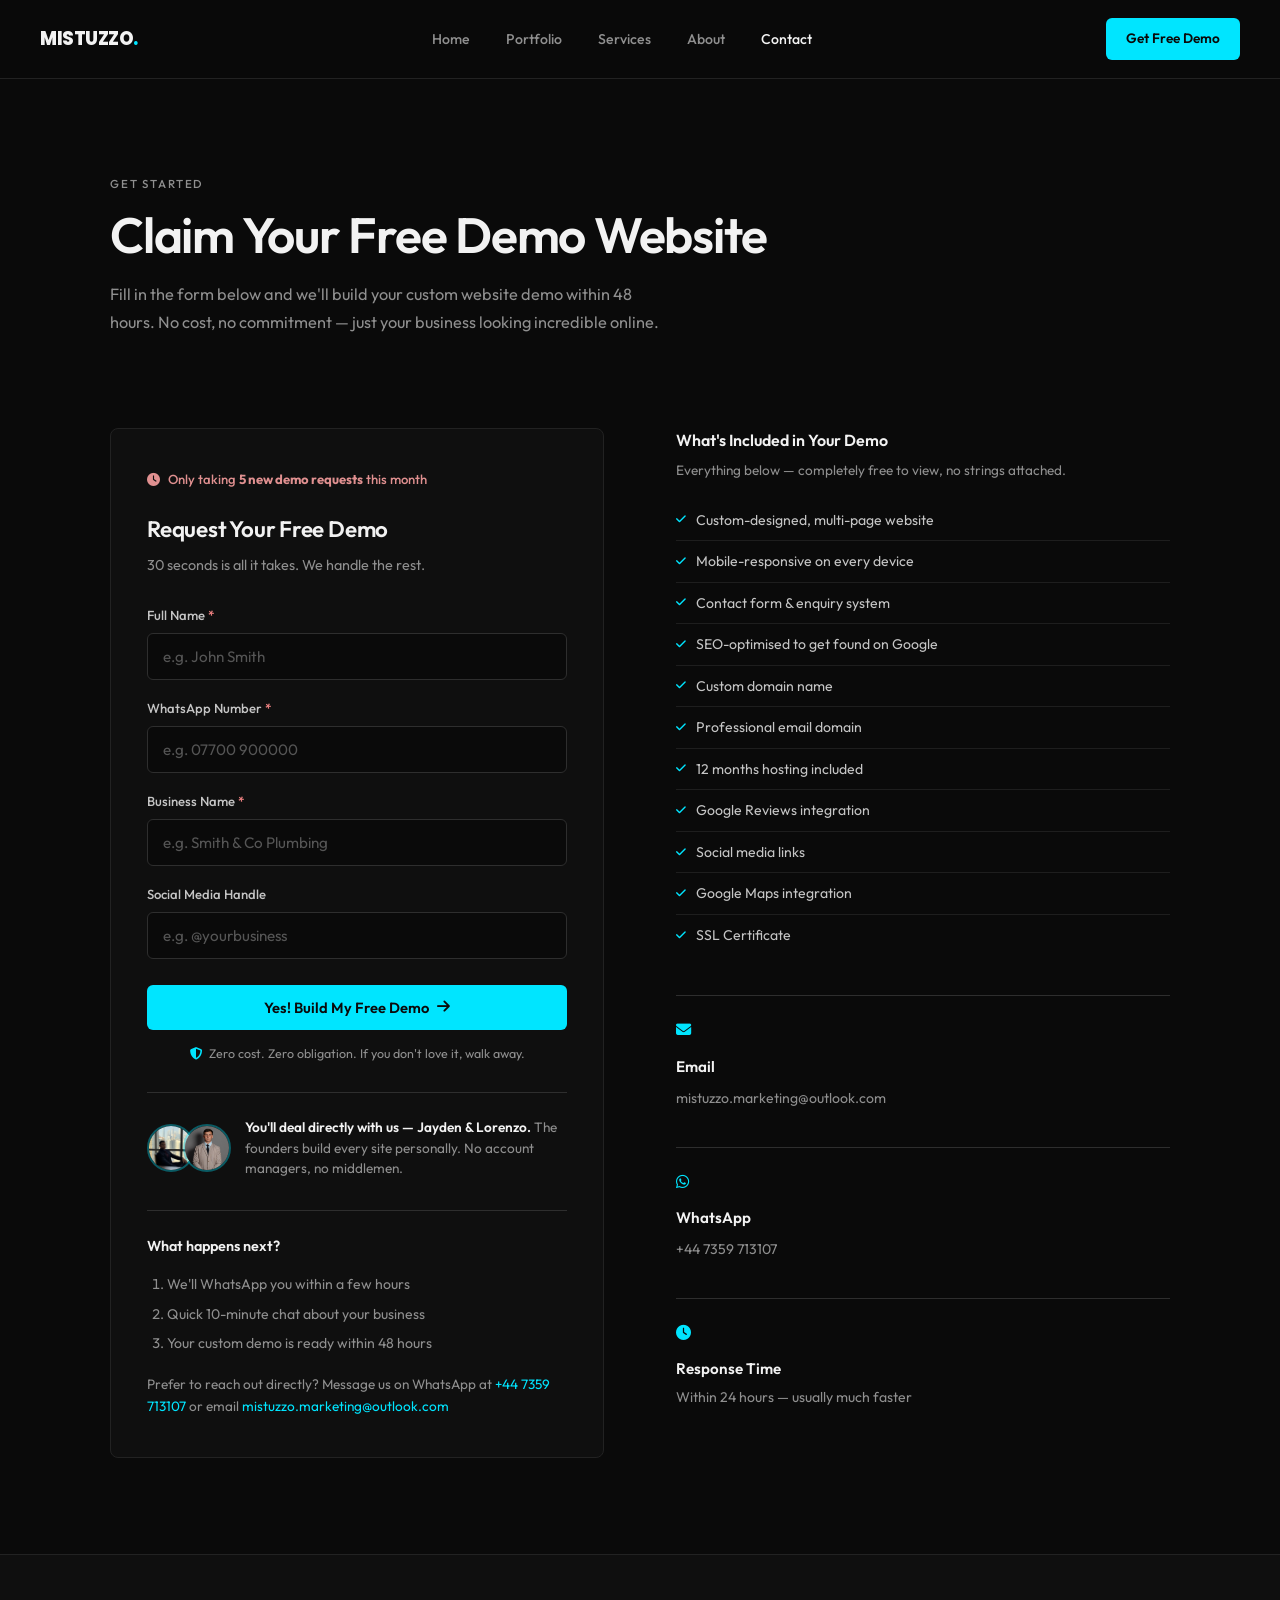
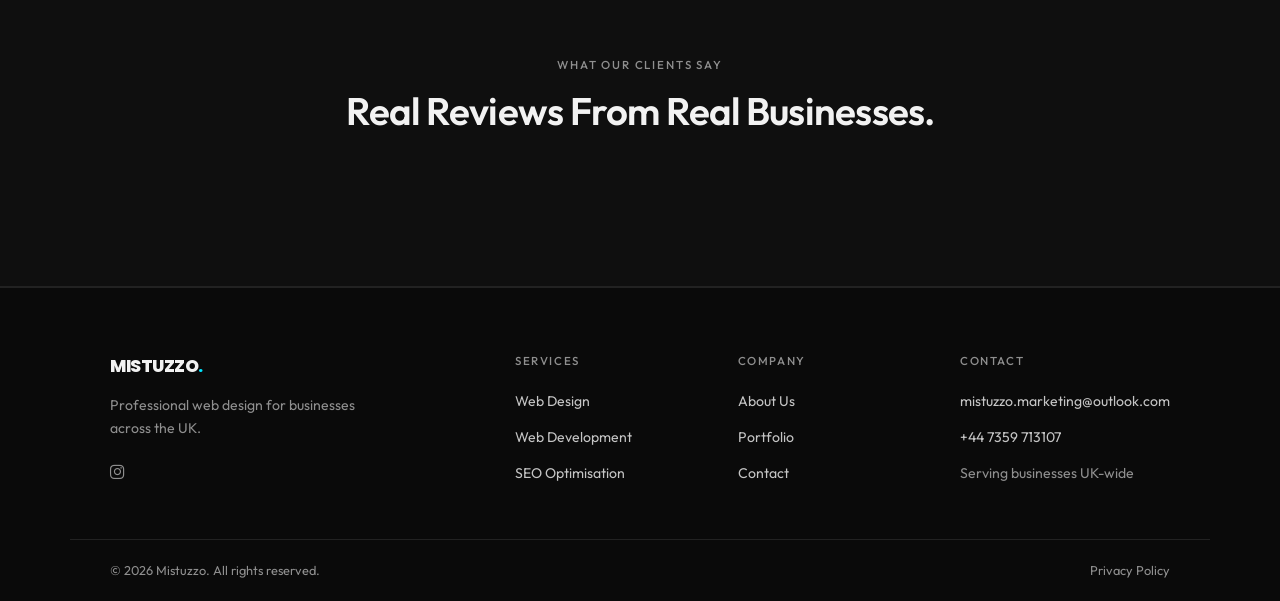
<file: contact.html>
<!DOCTYPE html>
<html lang="en">
<head>
    <meta charset="UTF-8">
    <meta name="viewport" content="width=device-width, initial-scale=1.0">
    <title>Get a Free Website Demo | Mistuzzo</title>
    <meta name="description" content="Request your free custom website demo — built in 48 hours, zero cost. Serving businesses in Hinckley, Ashby de la Zouch, Coalville & nationwide. No commitment required.">
    <meta name="keywords" content="free website demo, web design Hinckley, web design Ashby de la Zouch, web design Coalville, get a website, free demo website, contact web designer">
    <meta name="author" content="Mistuzzo">
    <meta name="robots" content="index, follow">
    <link rel="canonical" href="https://mistuzzo.com/contact.html">

    <meta property="og:type" content="website">
    <meta property="og:url" content="https://mistuzzo.com/contact.html">
    <meta property="og:title" content="Get a Free Website Demo | Mistuzzo">
    <meta property="og:description" content="Request your free custom website demo. We serve businesses in Hinckley, Ashby de la Zouch and beyond — see it before you pay.">
    <meta property="og:image" content="https://mistuzzo.com/favicons/android-chrome-512x512.png">
    <meta property="og:site_name" content="Mistuzzo">
    <meta property="og:locale" content="en_GB">

    <meta name="twitter:card" content="summary_large_image">
    <meta name="twitter:url" content="https://mistuzzo.com/contact.html">
    <meta name="twitter:title" content="Get a Free Website Demo | Mistuzzo">
    <meta name="twitter:description" content="Request your free custom website demo. Serving Hinckley, Ashby de la Zouch, Coalville & nationwide.">
    <meta name="twitter:image" content="https://mistuzzo.com/favicons/android-chrome-512x512.png">

    <meta http-equiv="X-UA-Compatible" content="IE=edge">
    <meta name="theme-color" content="#00e5ff">

    <link rel="icon" type="image/x-icon" href="favicons/favicon.ico">
    <link rel="icon" type="image/png" sizes="16x16" href="favicons/favicon-16x16.png">
    <link rel="icon" type="image/png" sizes="32x32" href="favicons/favicon-32x32.png">
    <link rel="apple-touch-icon" sizes="180x180" href="favicons/apple-touch-icon.png">
    <link rel="manifest" href="favicons/site.webmanifest">
    <meta name="theme-color" content="#00e5ff">

    <link rel="preconnect" href="https://fonts.googleapis.com">
    <link rel="preconnect" href="https://fonts.gstatic.com" crossorigin>
    <link href="https://fonts.googleapis.com/css2?family=Outfit:wght@300;400;500;600;700;800&family=Poppins:wght@700;800;900&display=swap" rel="stylesheet">
    <link rel="stylesheet" href="https://cdnjs.cloudflare.com/ajax/libs/font-awesome/6.5.1/css/all.min.css">
    <link rel="stylesheet" href="styles/styles.css">

    <script type="application/ld+json">
    {
      "@context": "https://schema.org",
      "@type": "ContactPage",
      "name": "Contact Mistuzzo",
      "description": "Request your FREE demo website",
      "url": "https://mistuzzo.com/contact.html",
      "mainEntity": {
        "@type": "Organization",
        "name": "Mistuzzo",
        "contactPoint": {
          "@type": "ContactPoint",
          "telephone": "+447359713107",
          "contactType": "Customer Service",
          "email": "mistuzzo.marketing@outlook.com",
          "availableLanguage": ["English"],
          "areaServed": ["Hinckley", "Ashby de la Zouch", "Coalville", "United Kingdom"]
        }
      }
    }
    </script>

    <style>
        .contact-layout {
            display: grid;
            grid-template-columns: 1fr 1fr;
            gap: 72px;
            align-items: start;
        }
        .form-card {
            background: var(--dark);
            border: 1px solid var(--hairline);
            border-radius: 8px; padding: 40px 36px;
        }
        .form-card h2 {
            font-size: 1.4rem; font-weight: 600;
            color: var(--white); margin-bottom: 6px;
            letter-spacing: -0.01em;
        }
        .form-card .form-sub { font-size: 0.9rem; color: var(--grey); margin-bottom: 28px; }
        .scarcity-badge {
            display: flex; align-items: center; gap: 8px;
            margin-bottom: 22px; font-size: 0.82rem;
            color: #e09090; font-weight: 500;
        }
        .what-next {
            margin-top: 32px; padding-top: 24px;
            border-top: 1px solid #2e2e2e;
        }
        .what-next h3 { font-size: 0.9rem; font-weight: 600; color: var(--white); margin-bottom: 16px; }
        .what-next ol { padding-left: 20px; }
        .what-next li { font-size: 0.88rem; color: var(--grey); margin-bottom: 8px; line-height: 1.5; }
        .founders-strip {
            display: flex; align-items: center; gap: 14px;
            margin-top: 28px; padding-top: 24px;
            border-top: 1px solid #2e2e2e;
        }
        .founders-strip .founders-photos { display: flex; flex-shrink: 0; }
        .founders-strip img {
            width: 48px; height: 48px; border-radius: 50%;
            object-fit: cover; border: 2px solid rgba(0,229,255,0.35);
        }
        .founders-strip img + img { margin-left: -12px; }
        .founders-strip p { font-size: 0.85rem; color: var(--grey); line-height: 1.5; }
        .founders-strip p strong { color: var(--white); font-weight: 600; }
        .direct-contact { margin-top: 20px; font-size: 0.85rem; color: var(--grey); line-height: 1.6; }
        .direct-contact a { color: var(--cyan); text-decoration: none; }
        .direct-contact a:hover { text-decoration: underline; }

        .contact-info-col { display: flex; flex-direction: column; gap: 36px; }
        .info-card {
            border-top: 1px solid #2e2e2e;
            padding-top: 22px;
        }
        .info-card-icon {
            font-size: 0.95rem; color: var(--cyan); margin-bottom: 12px;
        }
        .info-card h3 { font-size: 0.95rem; font-weight: 600; color: var(--white); margin-bottom: 6px; }
        .info-card p, .info-card a {
            font-size: 0.88rem; color: var(--grey);
            text-decoration: none; line-height: 1.5;
        }
        .info-card a:hover { color: var(--white); }
        .package-card { padding-bottom: 4px; }
        .package-card h3 { font-size: 1rem; font-weight: 600; color: var(--white); margin-bottom: 6px; }
        .package-card > p { font-size: 0.85rem; color: var(--grey); margin-bottom: 18px; }
        .package-list { list-style: none; }
        .package-list li {
            display: flex; align-items: center; gap: 10px;
            padding: 9px 0; border-bottom: 1px solid #1e1e1e;
            font-size: 0.88rem; color: var(--text);
        }
        .package-list li:last-child { border-bottom: none; }
        .package-list li i { color: var(--cyan); font-size: 0.7rem; flex-shrink: 0; }

        @media (max-width: 968px) {
            .contact-layout { grid-template-columns: 1fr; }
            .form-card { padding: 28px 22px; }
        }
    </style>
</head>
<body>

<nav class="nav" id="nav">
    <a href="index.html" class="nav-logo">MISTUZZO<span>.</span></a>
    <div class="nav-links" id="navLinks">
        <a href="index.html">Home</a>
        <a href="portfolio.html">Portfolio</a>
        <a href="services.html">Services</a>
        <a href="about.html">About</a>
        <a href="contact.html" class="active">Contact</a>
    </div>
    <div class="nav-right">
        <button class="nav-toggle" id="navToggle" aria-label="Open menu">
            <span></span><span></span><span></span>
        </button>
        <a href="contact.html" class="nav-cta">Get Free Demo</a>
    </div>
</nav>

<!-- PAGE HEADER -->
<div style="position:relative; overflow:hidden;">
    <div class="glow glow-1" style="top:-100px; right:-100px; width:500px; height:500px;"></div>
    <section class="page-header">
        <div class="section-label">Get Started</div>
        <h1>Claim Your <span class="highlight">Free Demo Website</span></h1>
        <p>Fill in the form below and we'll build your custom website demo within 48 hours. No cost, no commitment — just your business looking incredible online.</p>
    </section>
</div>

<!-- CONTACT SECTION -->
<section class="section" style="padding-top: 20px;">
    <div class="contact-layout">

        <!-- FORM -->
        <div data-aos="fade-right">
            <div class="form-card">
                <div class="scarcity-badge">
                    <i class="fas fa-clock"></i>
                    <span>Only taking <strong>5 new demo requests</strong> this month</span>
                </div>
                <h2>Request Your Free Demo</h2>
                <p class="form-sub">30 seconds is all it takes. We handle the rest.</p>
                <form name="contact" method="POST" data-netlify="true" netlify-honeypot="bot-field" action="/thank-you.html">
                    <input type="hidden" name="form-name" value="contact">
                    <input type="hidden" name="bot-field">
                    <div class="form-group">
                        <label for="name">Full Name <span style="color:#ff8a8a">*</span></label>
                        <input type="text" id="name" name="name" placeholder="e.g. John Smith" required>
                    </div>
                    <div class="form-group">
                        <label for="phone">WhatsApp Number <span style="color:#ff8a8a">*</span></label>
                        <input type="tel" id="phone" name="phone" placeholder="e.g. 07700 900000" required>
                    </div>
                    <div class="form-group">
                        <label for="business">Business Name <span style="color:#ff8a8a">*</span></label>
                        <input type="text" id="business" name="business" placeholder="e.g. Smith & Co Plumbing" required>
                    </div>
                    <div class="form-group">
                        <label for="social">Social Media Handle</label>
                        <input type="text" id="social" name="social" placeholder="e.g. @yourbusiness">
                    </div>
                    <button type="submit" class="btn-primary btn-full" style="margin-top:8px;">Yes! Build My Free Demo <i class="fas fa-arrow-right"></i></button>
                    <p class="form-trust"><i class="fas fa-shield-alt"></i> Zero cost. Zero obligation. If you don't love it, walk away.</p>
                </form>

                <div class="founders-strip">
                    <div class="founders-photos">
                        <img src="about/jayden.jpeg" alt="Jayden — Co-Founder of Mistuzzo" style="object-position: center 40%;">
                        <img src="about/lorenzo.jpeg" alt="Lorenzo — Co-Founder of Mistuzzo" style="object-position: center top;">
                    </div>
                    <p><strong>You'll deal directly with us — Jayden &amp; Lorenzo.</strong> The founders build every site personally. No account managers, no middlemen.</p>
                </div>

                <div class="what-next">
                    <h3>What happens next?</h3>
                    <ol>
                        <li>We'll WhatsApp you within a few hours</li>
                        <li>Quick 10-minute chat about your business</li>
                        <li>Your custom demo is ready within 48 hours</li>
                    </ol>
                </div>

                <div class="direct-contact">
                    <p>Prefer to reach out directly? Message us on WhatsApp at <a href="https://wa.me/447359713107">+44 7359 713107</a> or email <a href="mailto:mistuzzo.marketing@outlook.com">mistuzzo.marketing@outlook.com</a></p>
                </div>
            </div>
        </div>

        <!-- INFO COL -->
        <div class="contact-info-col" data-aos="fade-left">
            <div class="package-card">
                <h3>What's Included in Your Demo</h3>
                <p>Everything below — completely free to view, no strings attached.</p>
                <ul class="package-list">
                    <li><i class="fas fa-check"></i> Custom-designed, multi-page website</li>
                    <li><i class="fas fa-check"></i> Mobile-responsive on every device</li>
                    <li><i class="fas fa-check"></i> Contact form &amp; enquiry system</li>
                    <li><i class="fas fa-check"></i> SEO-optimised to get found on Google</li>
                    <li><i class="fas fa-check"></i> Custom domain name</li>
                    <li><i class="fas fa-check"></i> Professional email domain</li>
                    <li><i class="fas fa-check"></i> 12 months hosting included</li>
                    <li><i class="fas fa-check"></i> Google Reviews integration</li>
                    <li><i class="fas fa-check"></i> Social media links</li>
                    <li><i class="fas fa-check"></i> Google Maps integration</li>
                    <li><i class="fas fa-check"></i> SSL Certificate</li>
                </ul>
            </div>
            <div class="info-card">
                <div class="info-card-icon"><i class="fas fa-envelope"></i></div>
                <h3>Email</h3>
                <a href="mailto:mistuzzo.marketing@outlook.com">mistuzzo.marketing@outlook.com</a>
            </div>
            <div class="info-card">
                <div class="info-card-icon"><i class="fab fa-whatsapp"></i></div>
                <h3>WhatsApp</h3>
                <a href="https://wa.me/447359713107">+44 7359 713107</a>
            </div>
            <div class="info-card">
                <div class="info-card-icon"><i class="fas fa-clock"></i></div>
                <h3>Response Time</h3>
                <p>Within 24 hours — usually much faster</p>
            </div>
        </div>
    </div>
</section>

<!-- REVIEWS -->
<div class="section-dark">
    <section class="section" style="text-align:center;">
        <div data-aos="fade-up"><div class="section-label" style="justify-content:center;">What Our Clients Say</div></div>
        <h2 class="section-title" data-aos="fade-up" data-aos-delay="100" style="max-width:100%; text-align:center;">Real Reviews From Real Businesses.</h2>
        <div data-aos="fade-up" data-aos-delay="200">
            <script src="https://static.elfsight.com/platform/platform.js" async></script>
            <div class="elfsight-app-d169149b-33a2-4ed8-b72b-32af608d283e" data-elfsight-app-lazy></div>
        </div>
    </section>
</div>

<!-- FOOTER -->
<footer class="footer">
    <div class="footer-inner">
        <div class="footer-col">
            <a href="index.html" class="footer-logo">MISTUZZO<span>.</span></a>
            <p>Professional web design for businesses across the UK.</p>
            <div class="footer-social">
                <a href="https://instagram.com/mistuzzo_marketing" target="_blank" rel="noopener" aria-label="Instagram"><i class="fab fa-instagram"></i></a>
            </div>
        </div>
        <div class="footer-col">
            <h4>Services</h4>
            <ul>
                <li><a href="services.html">Web Design</a></li>
                <li><a href="services.html">Web Development</a></li>
                <li><a href="services.html">SEO Optimisation</a></li>
            </ul>
        </div>
        <div class="footer-col">
            <h4>Company</h4>
            <ul>
                <li><a href="about.html">About Us</a></li>
                <li><a href="portfolio.html">Portfolio</a></li>
                <li><a href="contact.html">Contact</a></li>
            </ul>
        </div>
        <div class="footer-col">
            <h4>Contact</h4>
            <ul>
                <li><a href="mailto:mistuzzo.marketing@outlook.com">mistuzzo.marketing@outlook.com</a></li>
                <li><a href="https://wa.me/447359713107">+44 7359 713107</a></li>
                <li><span>Serving businesses UK-wide</span></li>
            </ul>
        </div>
    </div>
    <div class="footer-bottom">
        <p>&copy; 2026 Mistuzzo. All rights reserved.</p>
        <p><a href="privacy-policy.html">Privacy Policy</a></p>
    </div>
</footer>

<script>
    const nav = document.getElementById('nav');
    const navToggle = document.getElementById('navToggle');
    const navLinks = document.getElementById('navLinks');
    window.addEventListener('scroll', () => nav.classList.toggle('scrolled', window.scrollY > 40));
    const backdrop = document.createElement('div');
    backdrop.className = 'nav-backdrop';
    document.body.appendChild(backdrop);
    function closeNav() { navToggle.classList.remove('open'); navLinks.classList.remove('open'); backdrop.classList.remove('active'); document.body.style.overflow = ''; }
    navToggle.addEventListener('click', () => navLinks.classList.contains('open') ? closeNav() : (navToggle.classList.add('open'), navLinks.classList.add('open'), backdrop.classList.add('active'), document.body.style.overflow = 'hidden'));
    backdrop.addEventListener('click', closeNav);
    navLinks.querySelectorAll('a').forEach(l => l.addEventListener('click', closeNav));
</script>
</body>
</html>
</file>
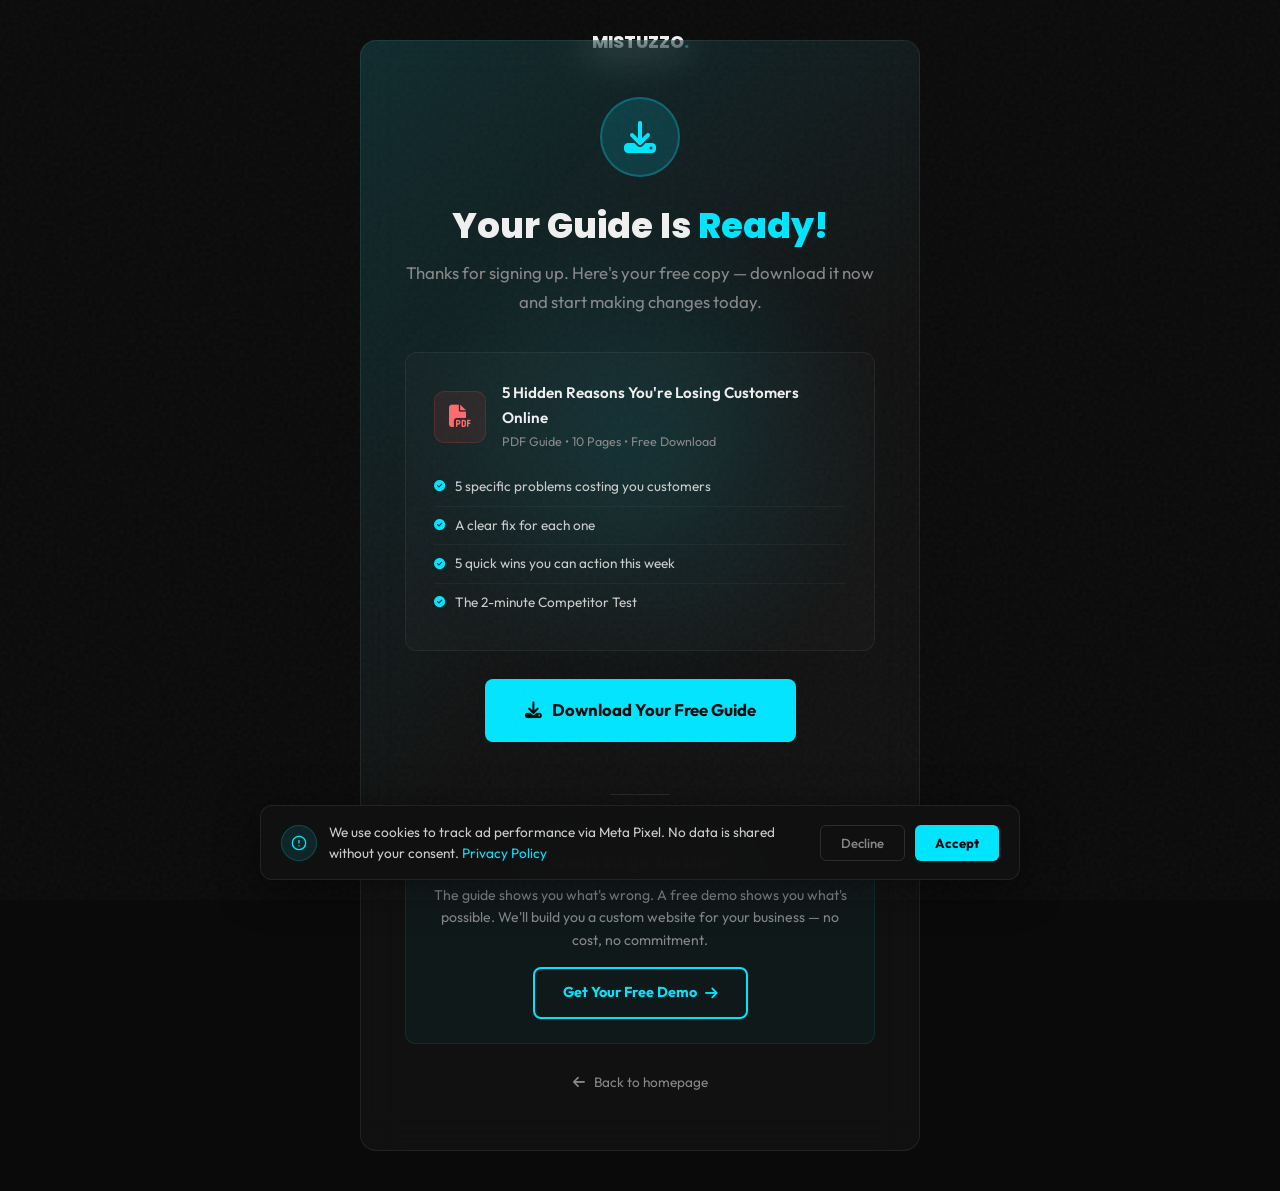
<file: download.html>
<!DOCTYPE html>
<html lang="en">
<head>
    <meta charset="UTF-8">
    <meta name="viewport" content="width=device-width, initial-scale=1.0">
    <title>Download Your Free Guide | Mistuzzo</title>
    <meta name="description" content="Download your free guide: 5 Hidden Reasons Your Business Is Losing Customers Online.">
    <meta name="robots" content="noindex, nofollow">

    <link rel="icon" type="image/x-icon" href="favicons/favicon.ico">
    <link rel="icon" type="image/png" sizes="16x16" href="favicons/favicon-16x16.png">
    <link rel="icon" type="image/png" sizes="32x32" href="favicons/favicon-32x32.png">
    <link rel="apple-touch-icon" sizes="180x180" href="favicons/apple-touch-icon.png">
    <link rel="icon" type="image/png" sizes="192x192" href="favicons/android-chrome-192x192.png">
    <link rel="icon" type="image/png" sizes="512x512" href="favicons/android-chrome-512x512.png">

    <link rel="preconnect" href="https://fonts.googleapis.com">
    <link rel="preconnect" href="https://fonts.gstatic.com" crossorigin>
    <link href="https://fonts.googleapis.com/css2?family=Outfit:wght@300;400;500;600;700;800&family=Poppins:wght@700;800;900&display=swap" rel="stylesheet">
    <link rel="stylesheet" href="https://cdnjs.cloudflare.com/ajax/libs/font-awesome/6.5.1/css/all.min.css">

    <style>
        :root {
            --black: #0a0a0a;
            --cyan: #00e5ff;
            --cyan-glow: rgba(0, 229, 255, 0.15);
            --white: #f0f0f0;
            --grey: #888;
            --text: #ccc;
        }

        * { margin: 0; padding: 0; box-sizing: border-box; }

        body {
            font-family: 'Outfit', sans-serif;
            background: var(--black);
            color: var(--text);
            line-height: 1.6;
            min-height: 100vh;
            display: flex;
            flex-direction: column;
            align-items: center;
            justify-content: center;
            overflow-x: hidden;
            padding: 40px 20px;
        }

        body::before {
            content: '';
            position: fixed;
            top: 0; left: 0;
            width: 100%; height: 100%;
            background-image: url("data:image/svg+xml,%3Csvg viewBox='0 0 256 256' xmlns='http://www.w3.org/2000/svg'%3E%3Cfilter id='noise'%3E%3CfeTurbulence type='fractalNoise' baseFrequency='0.9' numOctaves='4' stitchTiles='stitch'/%3E%3C/filter%3E%3Crect width='100%25' height='100%25' filter='url(%23noise)' opacity='0.04'/%3E%3C/svg%3E");
            pointer-events: none;
            z-index: 9999;
        }

        .glow {
            position: fixed;
            width: 500px; height: 500px;
            border-radius: 50%;
            background: radial-gradient(circle, rgba(0,229,255,0.12) 0%, transparent 70%);
            top: 50%; left: 50%;
            transform: translate(-50%, -50%);
            pointer-events: none;
            animation: pulse 6s ease-in-out infinite;
        }

        @keyframes pulse {
            0%, 100% { opacity: 0.6; transform: translate(-50%, -50%) scale(1); }
            50% { opacity: 1; transform: translate(-50%, -50%) scale(1.1); }
        }

        .card {
            position: relative;
            max-width: 560px;
            width: 100%;
            background: rgba(255,255,255,0.03);
            border: 1px solid rgba(255,255,255,0.08);
            border-radius: 16px;
            padding: 56px 44px;
            text-align: center;
            backdrop-filter: blur(20px);
        }

        .card::before {
            content: '';
            position: absolute;
            top: -1px; left: -1px; right: -1px; bottom: -1px;
            border-radius: 16px;
            background: linear-gradient(135deg, rgba(0,229,255,0.12), transparent 50%);
            z-index: -1;
        }

        .icon-circle {
            width: 80px; height: 80px;
            border-radius: 50%;
            background: var(--cyan-glow);
            border: 2px solid rgba(0,229,255,0.25);
            display: flex;
            align-items: center;
            justify-content: center;
            margin: 0 auto 28px;
            font-size: 2rem;
            color: var(--cyan);
            animation: pop 0.6s ease-out;
        }

        @keyframes pop {
            0% { transform: scale(0); opacity: 0; }
            60% { transform: scale(1.15); }
            100% { transform: scale(1); opacity: 1; }
        }

        h1 {
            font-family: 'Poppins', sans-serif;
            font-size: clamp(1.6rem, 4vw, 2.2rem);
            font-weight: 800;
            color: var(--white);
            margin-bottom: 12px;
            line-height: 1.2;
        }

        h1 span { color: var(--cyan); }

        .subtitle {
            font-size: 1.05rem;
            color: var(--grey);
            margin-bottom: 36px;
            line-height: 1.7;
        }

        /* PDF Preview Card */
        .pdf-preview {
            background: rgba(255,255,255,0.02);
            border: 1px solid rgba(255,255,255,0.06);
            border-radius: 12px;
            padding: 28px;
            margin-bottom: 28px;
            text-align: left;
        }

        .pdf-header {
            display: flex;
            align-items: center;
            gap: 16px;
            margin-bottom: 16px;
        }

        .pdf-icon {
            width: 52px; height: 52px;
            border-radius: 10px;
            background: rgba(255, 60, 60, 0.1);
            border: 1px solid rgba(255, 60, 60, 0.2);
            display: flex;
            align-items: center;
            justify-content: center;
            color: #ff6b6b;
            font-size: 1.4rem;
            flex-shrink: 0;
        }

        .pdf-info h3 {
            font-size: 0.95rem;
            font-weight: 600;
            color: var(--white);
            margin-bottom: 2px;
        }

        .pdf-info p {
            font-size: 0.78rem;
            color: var(--grey);
        }

        .pdf-contents {
            list-style: none;
        }

        .pdf-contents li {
            display: flex;
            align-items: center;
            gap: 10px;
            padding: 8px 0;
            border-bottom: 1px solid rgba(255,255,255,0.04);
            font-size: 0.85rem;
            color: var(--text);
        }

        .pdf-contents li:last-child { border-bottom: none; }

        .pdf-contents li i {
            color: var(--cyan);
            font-size: 0.7rem;
            flex-shrink: 0;
        }

        .btn-download {
            display: inline-flex;
            align-items: center;
            gap: 10px;
            padding: 18px 40px;
            background: var(--cyan);
            color: var(--black);
            border-radius: 8px;
            text-decoration: none;
            font-family: 'Outfit', sans-serif;
            font-size: 1.05rem;
            font-weight: 700;
            transition: all 0.3s ease;
            margin-bottom: 24px;
        }

        .btn-download:hover {
            background: var(--white);
            transform: translateY(-2px);
            box-shadow: 0 8px 30px rgba(0,229,255,0.2);
        }

        .divider {
            width: 60px;
            height: 1px;
            background: rgba(255,255,255,0.1);
            margin: 28px auto;
        }

        .upsell {
            background: rgba(0,229,255,0.04);
            border: 1px solid rgba(0,229,255,0.1);
            border-radius: 10px;
            padding: 24px;
        }

        .upsell h3 {
            font-family: 'Poppins', sans-serif;
            font-size: 1.1rem;
            font-weight: 700;
            color: var(--white);
            margin-bottom: 8px;
        }

        .upsell p {
            font-size: 0.88rem;
            color: var(--grey);
            margin-bottom: 16px;
            line-height: 1.6;
        }

        .btn-demo {
            display: inline-flex;
            align-items: center;
            gap: 8px;
            padding: 12px 28px;
            background: transparent;
            color: var(--cyan);
            border: 2px solid var(--cyan);
            border-radius: 8px;
            text-decoration: none;
            font-family: 'Outfit', sans-serif;
            font-size: 0.9rem;
            font-weight: 700;
            transition: all 0.3s ease;
        }

        .btn-demo:hover {
            background: var(--cyan);
            color: var(--black);
            transform: translateY(-1px);
        }

        .back-link {
            display: inline-block;
            margin-top: 28px;
            color: var(--grey);
            text-decoration: none;
            font-size: 0.85rem;
            transition: color 0.3s ease;
        }

        .back-link:hover { color: var(--cyan); }

        .logo {
            position: absolute;
            top: 28px;
            left: 50%;
            transform: translateX(-50%);
        }

        .logo a {
            font-family: 'Poppins', sans-serif;
            font-weight: 800;
            font-size: 1.1rem;
            color: var(--white);
            text-decoration: none;
        }

        .logo a span { color: var(--cyan); }

        @media (max-width: 600px) {
            .card { padding: 40px 24px; }
            .btn-download { padding: 16px 28px; font-size: 0.95rem; }
        }
    </style>
</head>
<body>

<div class="glow"></div>

<div class="logo"><a href="/">MISTUZZO<span>.</span></a></div>

<div class="card">
    <div class="icon-circle"><i class="fas fa-download"></i></div>
    <h1>Your Guide Is <span>Ready!</span></h1>
    <p class="subtitle">Thanks for signing up. Here's your free copy — download it now and start making changes today.</p>

    <!-- PDF Preview -->
    <div class="pdf-preview">
        <div class="pdf-header">
            <div class="pdf-icon"><i class="fas fa-file-pdf"></i></div>
            <div class="pdf-info">
                <h3>5 Hidden Reasons You're Losing Customers Online</h3>
                <p>PDF Guide  •  10 Pages  •  Free Download</p>
            </div>
        </div>
        <ul class="pdf-contents">
            <li><i class="fas fa-check-circle"></i> 5 specific problems costing you customers</li>
            <li><i class="fas fa-check-circle"></i> A clear fix for each one</li>
            <li><i class="fas fa-check-circle"></i> 5 quick wins you can action this week</li>
            <li><i class="fas fa-check-circle"></i> The 2-minute Competitor Test</li>
        </ul>
    </div>

    <a href="/assets/5-Reasons-Youre-Losing-Customers-Online.pdf" download class="btn-download">
        <i class="fas fa-download"></i> Download Your Free Guide
    </a>

    <div class="divider"></div>

    <!-- Upsell to demo -->
    <div class="upsell">
        <h3>Want to go further?</h3>
        <p>The guide shows you what's wrong. A free demo shows you what's possible. We'll build you a custom website for your business — no cost, no commitment.</p>
        <a href="/demo#demo-form" class="btn-demo">
            Get Your Free Demo <i class="fas fa-arrow-right"></i>
        </a>
    </div>

    <a href="/" class="back-link"><i class="fas fa-arrow-left" style="margin-right:6px"></i> Back to homepage</a>
</div>

<script src="cookies.js"></script>
<script>
    document.addEventListener('mm:pixel-ready', function() {
        fbq('track', 'Lead');
    });
</script>
</body>
</html>
</file>
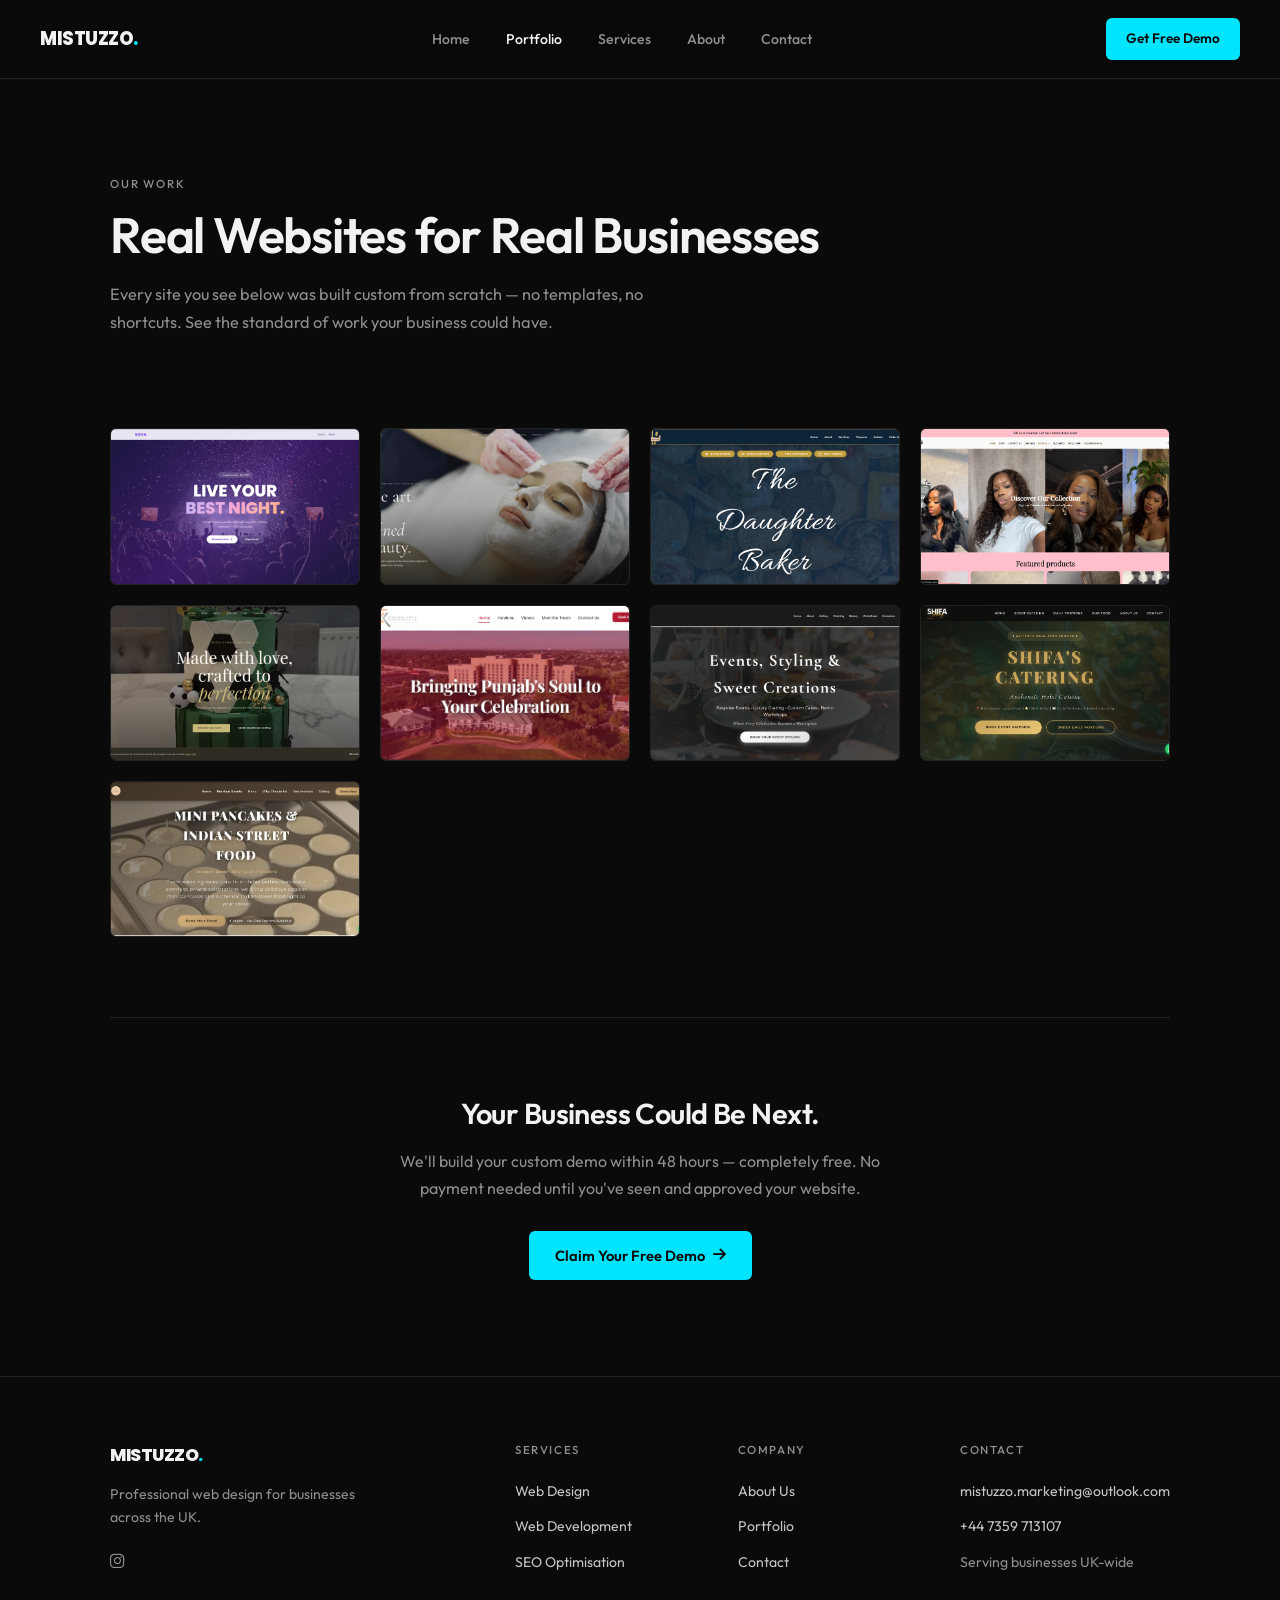
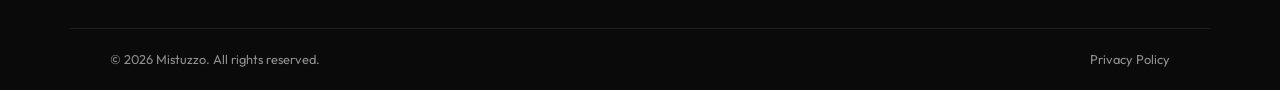
<file: portfolio.html>
<!DOCTYPE html>
<html lang="en">
<head>
    <meta charset="UTF-8">
    <meta name="viewport" content="width=device-width, initial-scale=1.0">
    <title>Websites We've Built for Real UK Businesses | Mistuzzo</title>
    <meta name="description" content="Browse real websites built for real businesses by Mistuzzo. Professional web design serving Hinckley, Ashby de la Zouch, Coalville and nationwide — free demo available.">
    <meta name="keywords" content="web design portfolio, website examples, web design Hinckley, web design Ashby de la Zouch, web design Coalville, professional website design UK, small business websites">
    <meta name="author" content="Mistuzzo">
    <meta name="robots" content="index, follow">
    <link rel="canonical" href="https://mistuzzo.com/portfolio.html">

    <meta property="og:type" content="website">
    <meta property="og:url" content="https://mistuzzo.com/portfolio.html">
    <meta property="og:title" content="Websites We've Built for Real UK Businesses | Mistuzzo">
    <meta property="og:description" content="Real websites built for real businesses. Professional web design serving Hinckley, Ashby de la Zouch, Coalville & nationwide.">
    <meta property="og:image" content="https://mistuzzo.com/favicons/android-chrome-512x512.png">
    <meta property="og:site_name" content="Mistuzzo">
    <meta property="og:locale" content="en_GB">

    <meta name="twitter:card" content="summary_large_image">
    <meta name="twitter:url" content="https://mistuzzo.com/portfolio.html">
    <meta name="twitter:title" content="Websites We've Built for Real UK Businesses | Mistuzzo">
    <meta name="twitter:description" content="Real websites built for real businesses. Professional web design serving Hinckley, Ashby de la Zouch, Coalville & nationwide.">
    <meta name="twitter:image" content="https://mistuzzo.com/favicons/android-chrome-512x512.png">

    <meta http-equiv="X-UA-Compatible" content="IE=edge">
    <meta name="theme-color" content="#00e5ff">

    <link rel="icon" type="image/x-icon" href="favicons/favicon.ico">
    <link rel="icon" type="image/png" sizes="16x16" href="favicons/favicon-16x16.png">
    <link rel="icon" type="image/png" sizes="32x32" href="favicons/favicon-32x32.png">
    <link rel="apple-touch-icon" sizes="180x180" href="favicons/apple-touch-icon.png">
    <link rel="manifest" href="favicons/site.webmanifest">

    <link rel="preconnect" href="https://fonts.googleapis.com">
    <link rel="preconnect" href="https://fonts.gstatic.com" crossorigin>
    <link href="https://fonts.googleapis.com/css2?family=Outfit:wght@300;400;500;600;700;800&family=Poppins:wght@700;800;900&display=swap" rel="stylesheet">
    <link rel="stylesheet" href="https://cdnjs.cloudflare.com/ajax/libs/font-awesome/6.5.1/css/all.min.css">
    <link rel="stylesheet" href="styles/styles.css">

    <style>
        .portfolio-cta {
            text-align: center; margin-top: 80px; padding: 72px 32px 0;
            border-top: 1px solid var(--hairline);
        }
        .portfolio-cta h3 {
            font-size: clamp(1.4rem, 2.5vw, 1.8rem);
            font-weight: 600; color: var(--white);
            margin-bottom: 12px; letter-spacing: -0.02em;
        }
        .portfolio-cta p { color: var(--grey); margin-bottom: 28px; max-width: 480px; margin-left: auto; margin-right: auto; line-height: 1.7; }
    </style>
</head>
<body>

<nav class="nav" id="nav">
    <a href="index.html" class="nav-logo">MISTUZZO<span>.</span></a>
    <div class="nav-links" id="navLinks">
        <a href="index.html">Home</a>
        <a href="portfolio.html" class="active">Portfolio</a>
        <a href="services.html">Services</a>
        <a href="about.html">About</a>
        <a href="contact.html">Contact</a>
    </div>
    <div class="nav-right">
        <button class="nav-toggle" id="navToggle" aria-label="Open menu">
            <span></span><span></span><span></span>
        </button>
        <a href="contact.html" class="nav-cta">Get Free Demo</a>
    </div>
</nav>

<!-- PAGE HEADER -->
<div style="position:relative; overflow:hidden;">
    <div class="glow glow-1" style="top:-100px; right:-100px; width:500px; height:500px;"></div>
    <section class="page-header">
        <div class="section-label">Our Work</div>
        <h1>Real Websites for <span class="highlight">Real Businesses</span></h1>
        <p>Every site you see below was built custom from scratch — no templates, no shortcuts. See the standard of work your business could have.</p>
    </section>
</div>

<!-- PORTFOLIO GRID -->
<section class="section" style="padding-top: 20px;">
    <div class="portfolio-grid-4" data-aos="fade-up">
        <a href="https://checkoutwebsite.netlify.app" target="_blank" rel="noopener" class="portfolio-item">
            <img src="portfolio/checkoutwebsite.netlify.app.png" alt="KOVA Events website design" loading="lazy">
            <div class="portfolio-overlay"><span class="portfolio-visit"><i class="fas fa-arrow-up-right-from-square"></i> Visit Site</span></div>
        </a>
        <a href="https://aestheticclinic.netlify.app" target="_blank" rel="noopener" class="portfolio-item">
            <img src="portfolio/aestheticclinic.netlify.app.png" alt="Maison Aura aesthetic clinic website design" loading="lazy">
            <div class="portfolio-overlay"><span class="portfolio-visit"><i class="fas fa-arrow-up-right-from-square"></i> Visit Site</span></div>
        </a>
        <a href="https://thedaughterbaker.co.uk" target="_blank" rel="noopener" class="portfolio-item">
            <img src="portfolio/thedaughterbaker.co.uk.png" alt="The Daughter Baker website design" loading="lazy">
            <div class="portfolio-overlay"><span class="portfolio-visit"><i class="fas fa-arrow-up-right-from-square"></i> Visit Site</span></div>
        </a>
        <a href="https://teddyshair.co.uk" target="_blank" rel="noopener" class="portfolio-item">
            <img src="portfolio/teddyshair.co.uk.png" alt="Teddy's Hair website design" loading="lazy">
            <div class="portfolio-overlay"><span class="portfolio-visit"><i class="fas fa-arrow-up-right-from-square"></i> Visit Site</span></div>
        </a>
        <a href="https://pbakedit.co.uk" target="_blank" rel="noopener" class="portfolio-item">
            <img src="portfolio/pbakedit.co.uk.png" alt="PBaked It website design" loading="lazy">
            <div class="portfolio-overlay"><span class="portfolio-visit"><i class="fas fa-arrow-up-right-from-square"></i> Visit Site</span></div>
        </a>
        <a href="https://punjabifolkentertainment.com" target="_blank" rel="noopener" class="portfolio-item">
            <img src="portfolio/punjabifolkentertainment.com.png" alt="Punjabi Folk Entertainment website design" loading="lazy">
            <div class="portfolio-overlay"><span class="portfolio-visit"><i class="fas fa-arrow-up-right-from-square"></i> Visit Site</span></div>
        </a>
        <a href="https://mkpatisserie.co.uk" target="_blank" rel="noopener" class="portfolio-item">
            <img src="portfolio/mkpatisserie.co.uk.png" alt="MK Patisserie website design" loading="lazy">
            <div class="portfolio-overlay"><span class="portfolio-visit"><i class="fas fa-arrow-up-right-from-square"></i> Visit Site</span></div>
        </a>
        <a href="https://shifascateringblackburn.co.uk" target="_blank" rel="noopener" class="portfolio-item">
            <img src="portfolio/shifascateringblackburn.co.uk.jpeg" alt="Shifa's Catering website design" loading="lazy">
            <div class="portfolio-overlay"><span class="portfolio-visit"><i class="fas fa-arrow-up-right-from-square"></i> Visit Site</span></div>
        </a>
        <a href="https://sweetst.co.uk" target="_blank" rel="noopener" class="portfolio-item">
            <img src="portfolio/sweetst.co.uk.jpeg" alt="Sweetst dessert shop website design" loading="lazy">
            <div class="portfolio-overlay"><span class="portfolio-visit"><i class="fas fa-arrow-up-right-from-square"></i> Visit Site</span></div>
        </a>
    </div>

    <!-- CTA INSIDE PORTFOLIO -->
    <div class="portfolio-cta" data-aos="fade-up">
        <h3>Your Business Could Be Next.</h3>
        <p>We'll build your custom demo within 48 hours — completely free. No payment needed until you've seen and approved your website.</p>
        <a href="contact.html" class="btn-primary">Claim Your Free Demo <i class="fas fa-arrow-right"></i></a>
    </div>
</section>

<!-- FOOTER -->
<footer class="footer">
    <div class="footer-inner">
        <div class="footer-col">
            <a href="index.html" class="footer-logo">MISTUZZO<span>.</span></a>
            <p>Professional web design for businesses across the UK.</p>
            <div class="footer-social">
                <a href="https://instagram.com/mistuzzo_marketing" target="_blank" rel="noopener" aria-label="Instagram"><i class="fab fa-instagram"></i></a>
            </div>
        </div>
        <div class="footer-col">
            <h4>Services</h4>
            <ul>
                <li><a href="services.html">Web Design</a></li>
                <li><a href="services.html">Web Development</a></li>
                <li><a href="services.html">SEO Optimisation</a></li>
            </ul>
        </div>
        <div class="footer-col">
            <h4>Company</h4>
            <ul>
                <li><a href="about.html">About Us</a></li>
                <li><a href="portfolio.html">Portfolio</a></li>
                <li><a href="contact.html">Contact</a></li>
            </ul>
        </div>
        <div class="footer-col">
            <h4>Contact</h4>
            <ul>
                <li><a href="mailto:mistuzzo.marketing@outlook.com">mistuzzo.marketing@outlook.com</a></li>
                <li><a href="https://wa.me/447359713107">+44 7359 713107</a></li>
                <li><span>Serving businesses UK-wide</span></li>
            </ul>
        </div>
    </div>
    <div class="footer-bottom">
        <p>&copy; 2026 Mistuzzo. All rights reserved.</p>
        <p><a href="privacy-policy.html">Privacy Policy</a></p>
    </div>
</footer>

<script>
    const nav = document.getElementById('nav');
    const navToggle = document.getElementById('navToggle');
    const navLinks = document.getElementById('navLinks');
    window.addEventListener('scroll', () => nav.classList.toggle('scrolled', window.scrollY > 40));
    const backdrop = document.createElement('div');
    backdrop.className = 'nav-backdrop';
    document.body.appendChild(backdrop);
    function closeNav() { navToggle.classList.remove('open'); navLinks.classList.remove('open'); backdrop.classList.remove('active'); document.body.style.overflow = ''; }
    navToggle.addEventListener('click', () => navLinks.classList.contains('open') ? closeNav() : (navToggle.classList.add('open'), navLinks.classList.add('open'), backdrop.classList.add('active'), document.body.style.overflow = 'hidden'));
    backdrop.addEventListener('click', closeNav);
    navLinks.querySelectorAll('a').forEach(l => l.addEventListener('click', closeNav));
</script>
</body>
</html>
</file>
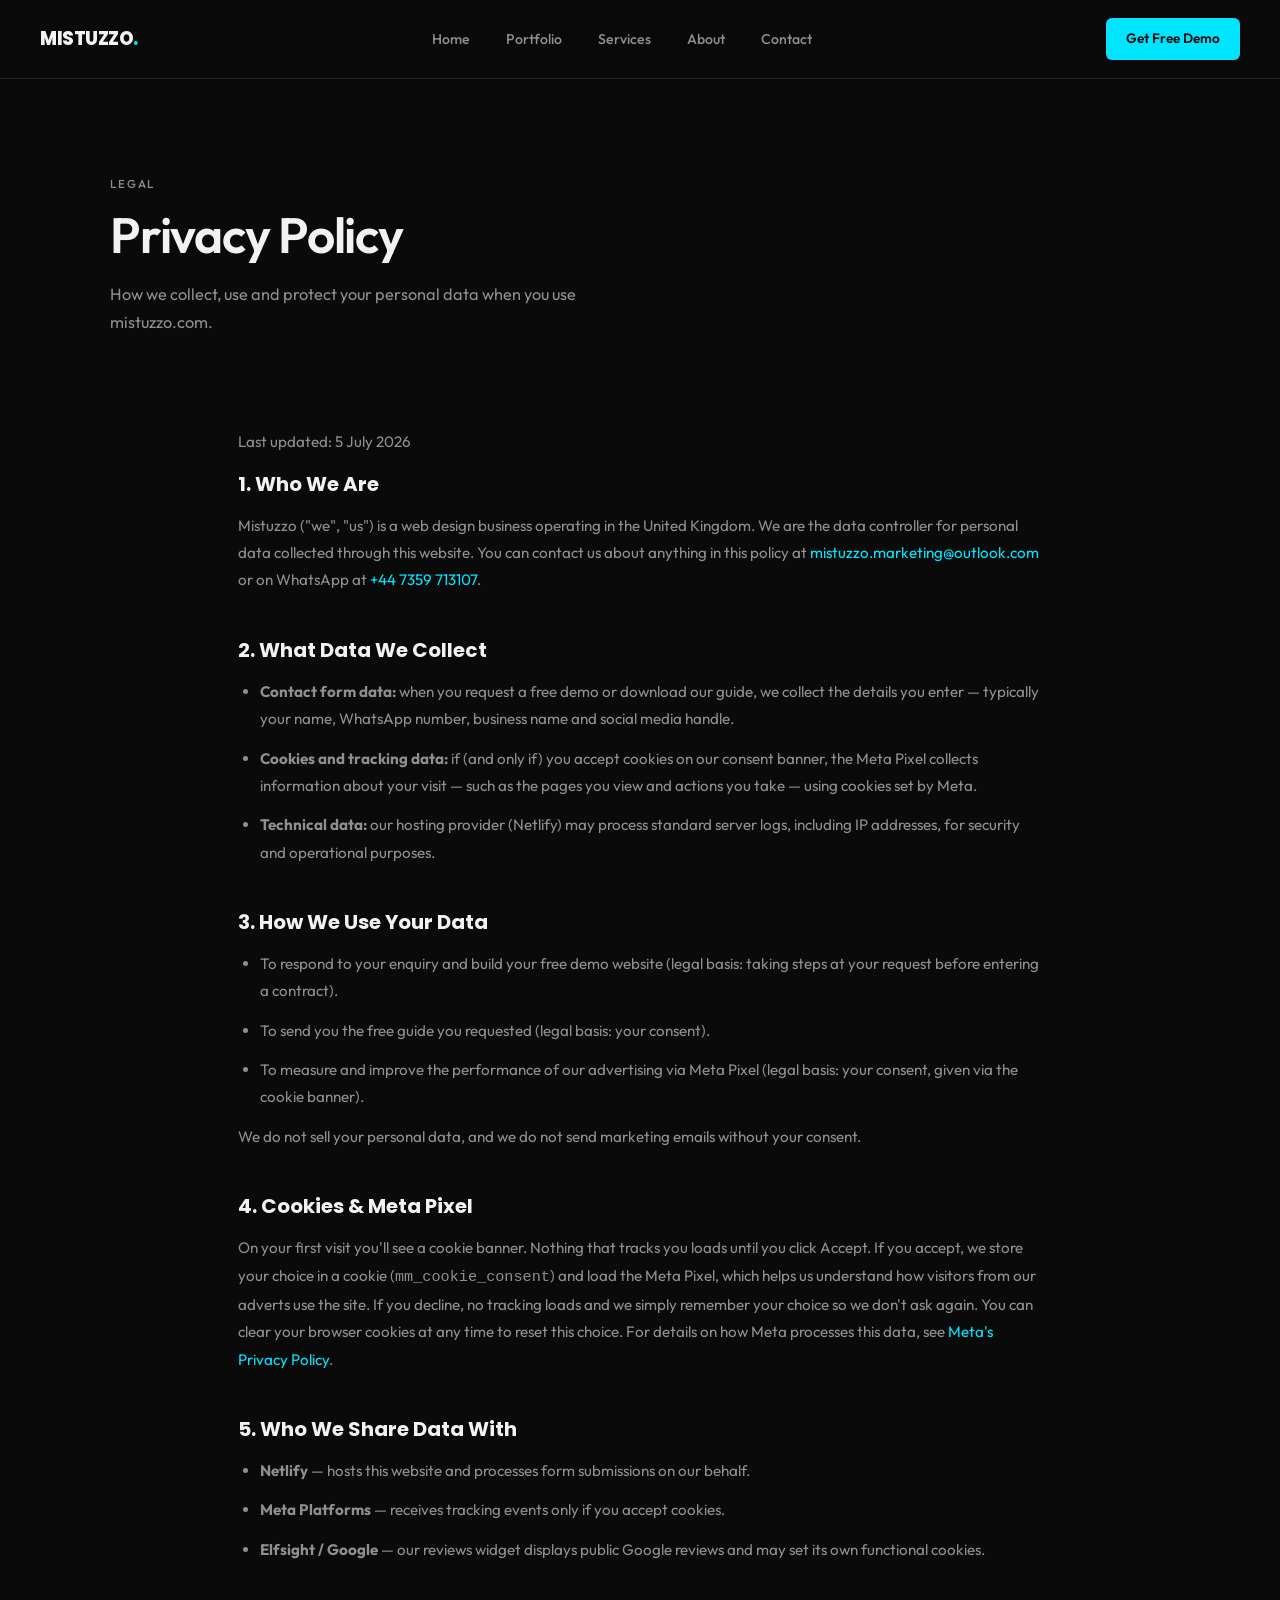
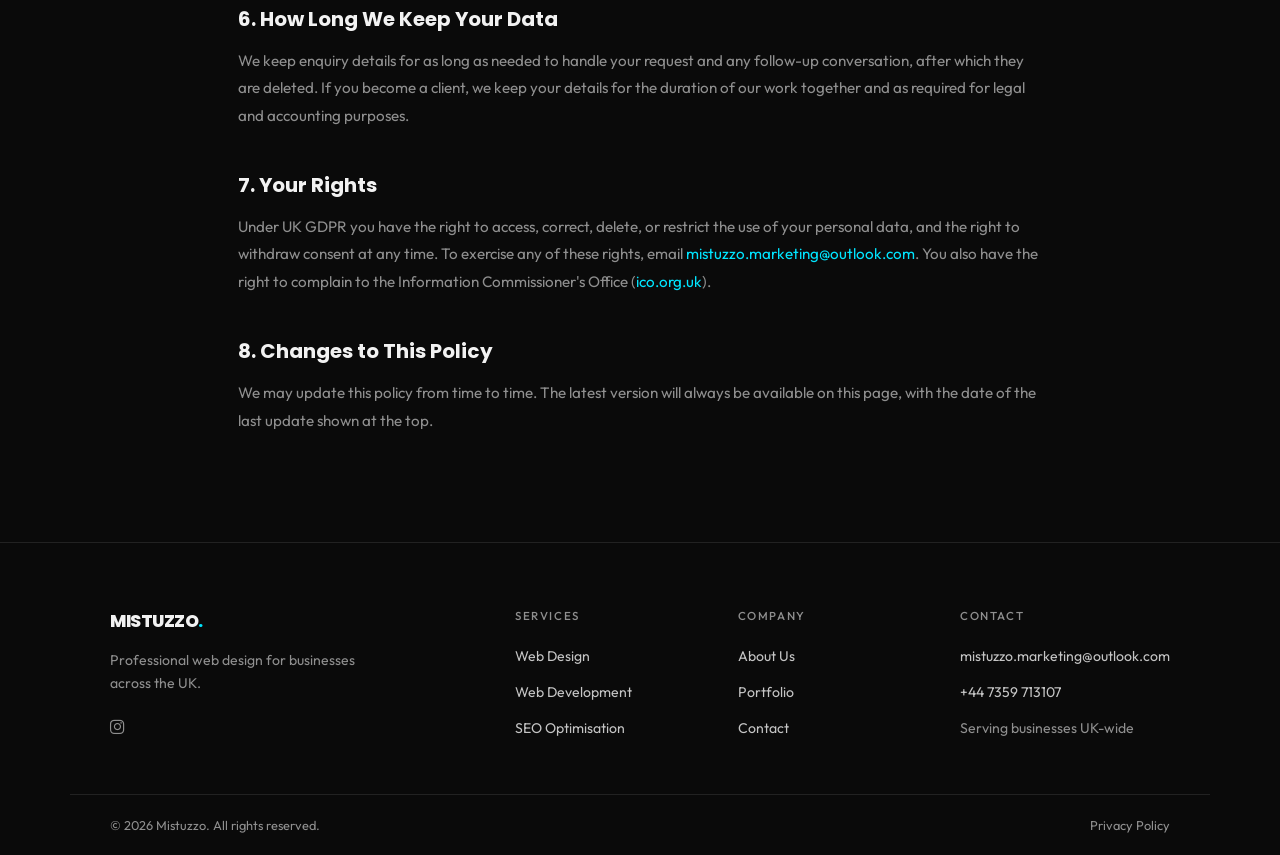
<file: privacy-policy.html>
<!DOCTYPE html>
<html lang="en">
<head>
    <meta charset="UTF-8">
    <meta name="viewport" content="width=device-width, initial-scale=1.0">
    <title>Privacy Policy | Mistuzzo</title>
    <meta name="description" content="How Mistuzzo collects, uses and protects your personal data — including cookies, Meta Pixel tracking and contact form submissions.">
    <meta name="robots" content="noindex, follow">
    <link rel="canonical" href="https://mistuzzo.com/privacy-policy.html">

    <meta http-equiv="X-UA-Compatible" content="IE=edge">
    <meta name="theme-color" content="#00e5ff">

    <link rel="icon" type="image/x-icon" href="favicons/favicon.ico">
    <link rel="icon" type="image/png" sizes="16x16" href="favicons/favicon-16x16.png">
    <link rel="icon" type="image/png" sizes="32x32" href="favicons/favicon-32x32.png">
    <link rel="apple-touch-icon" sizes="180x180" href="favicons/apple-touch-icon.png">
    <link rel="manifest" href="favicons/site.webmanifest">

    <link rel="preconnect" href="https://fonts.googleapis.com">
    <link rel="preconnect" href="https://fonts.gstatic.com" crossorigin>
    <link href="https://fonts.googleapis.com/css2?family=Outfit:wght@300;400;500;600;700;800&family=Poppins:wght@700;800;900&display=swap" rel="stylesheet">
    <link rel="stylesheet" href="https://cdnjs.cloudflare.com/ajax/libs/font-awesome/6.5.1/css/all.min.css">
    <link rel="stylesheet" href="styles/styles.css">

    <style>
        .policy-wrap { max-width: 820px; margin: 0 auto; padding: 0 8px; }
        .policy-wrap h2 {
            font-family: 'Poppins', sans-serif;
            font-size: 1.25rem; font-weight: 700;
            color: var(--white); margin: 40px 0 12px;
        }
        .policy-wrap h2:first-of-type { margin-top: 0; }
        .policy-wrap p, .policy-wrap li { font-size: 0.95rem; color: var(--grey); line-height: 1.8; margin-bottom: 12px; }
        .policy-wrap ul { margin: 0 0 12px 22px; }
        .policy-wrap a { color: var(--cyan); text-decoration: none; }
        .policy-wrap a:hover { text-decoration: underline; }
        .policy-updated { font-size: 0.8rem; color: var(--grey); margin-bottom: 32px; }
    </style>
</head>
<body>

<nav class="nav" id="nav">
    <a href="index.html" class="nav-logo">MISTUZZO<span>.</span></a>
    <div class="nav-links" id="navLinks">
        <a href="index.html">Home</a>
        <a href="portfolio.html">Portfolio</a>
        <a href="services.html">Services</a>
        <a href="about.html">About</a>
        <a href="contact.html">Contact</a>
    </div>
    <div class="nav-right">
        <button class="nav-toggle" id="navToggle" aria-label="Open menu">
            <span></span><span></span><span></span>
        </button>
        <a href="contact.html" class="nav-cta">Get Free Demo</a>
    </div>
</nav>

<!-- PAGE HEADER -->
<div style="position:relative; overflow:hidden;">
    <div class="glow glow-1" style="top:-100px; right:-100px; width:500px; height:500px;"></div>
    <section class="page-header">
        <div class="section-label">Legal</div>
        <h1>Privacy <span class="highlight">Policy</span></h1>
        <p>How we collect, use and protect your personal data when you use mistuzzo.com.</p>
    </section>
</div>

<section class="section" style="padding-top: 20px;">
    <div class="policy-wrap">
        <p class="policy-updated">Last updated: 5 July 2026</p>

        <h2>1. Who We Are</h2>
        <p>Mistuzzo ("we", "us") is a web design business operating in the United Kingdom. We are the data controller for personal data collected through this website. You can contact us about anything in this policy at <a href="mailto:mistuzzo.marketing@outlook.com">mistuzzo.marketing@outlook.com</a> or on WhatsApp at <a href="https://wa.me/447359713107">+44 7359 713107</a>.</p>

        <h2>2. What Data We Collect</h2>
        <ul>
            <li><strong>Contact form data:</strong> when you request a free demo or download our guide, we collect the details you enter — typically your name, WhatsApp number, business name and social media handle.</li>
            <li><strong>Cookies and tracking data:</strong> if (and only if) you accept cookies on our consent banner, the Meta Pixel collects information about your visit — such as the pages you view and actions you take — using cookies set by Meta.</li>
            <li><strong>Technical data:</strong> our hosting provider (Netlify) may process standard server logs, including IP addresses, for security and operational purposes.</li>
        </ul>

        <h2>3. How We Use Your Data</h2>
        <ul>
            <li>To respond to your enquiry and build your free demo website (legal basis: taking steps at your request before entering a contract).</li>
            <li>To send you the free guide you requested (legal basis: your consent).</li>
            <li>To measure and improve the performance of our advertising via Meta Pixel (legal basis: your consent, given via the cookie banner).</li>
        </ul>
        <p>We do not sell your personal data, and we do not send marketing emails without your consent.</p>

        <h2>4. Cookies &amp; Meta Pixel</h2>
        <p>On your first visit you'll see a cookie banner. Nothing that tracks you loads until you click Accept. If you accept, we store your choice in a cookie (<code>mm_cookie_consent</code>) and load the Meta Pixel, which helps us understand how visitors from our adverts use the site. If you decline, no tracking loads and we simply remember your choice so we don't ask again. You can clear your browser cookies at any time to reset this choice. For details on how Meta processes this data, see <a href="https://www.facebook.com/privacy/policy/" target="_blank" rel="noopener">Meta's Privacy Policy</a>.</p>

        <h2>5. Who We Share Data With</h2>
        <ul>
            <li><strong>Netlify</strong> — hosts this website and processes form submissions on our behalf.</li>
            <li><strong>Meta Platforms</strong> — receives tracking events only if you accept cookies.</li>
            <li><strong>Elfsight / Google</strong> — our reviews widget displays public Google reviews and may set its own functional cookies.</li>
        </ul>

        <h2>6. How Long We Keep Your Data</h2>
        <p>We keep enquiry details for as long as needed to handle your request and any follow-up conversation, after which they are deleted. If you become a client, we keep your details for the duration of our work together and as required for legal and accounting purposes.</p>

        <h2>7. Your Rights</h2>
        <p>Under UK GDPR you have the right to access, correct, delete, or restrict the use of your personal data, and the right to withdraw consent at any time. To exercise any of these rights, email <a href="mailto:mistuzzo.marketing@outlook.com">mistuzzo.marketing@outlook.com</a>. You also have the right to complain to the Information Commissioner's Office (<a href="https://ico.org.uk" target="_blank" rel="noopener">ico.org.uk</a>).</p>

        <h2>8. Changes to This Policy</h2>
        <p>We may update this policy from time to time. The latest version will always be available on this page, with the date of the last update shown at the top.</p>
    </div>
</section>

<!-- FOOTER -->
<footer class="footer">
    <div class="footer-inner">
        <div class="footer-col">
            <a href="index.html" class="footer-logo">MISTUZZO<span>.</span></a>
            <p>Professional web design for businesses across the UK.</p>
            <div class="footer-social">
                <a href="https://instagram.com/mistuzzo_marketing" target="_blank" rel="noopener" aria-label="Instagram"><i class="fab fa-instagram"></i></a>
            </div>
        </div>
        <div class="footer-col">
            <h4>Services</h4>
            <ul>
                <li><a href="services.html">Web Design</a></li>
                <li><a href="services.html">Web Development</a></li>
                <li><a href="services.html">SEO Optimisation</a></li>
            </ul>
        </div>
        <div class="footer-col">
            <h4>Company</h4>
            <ul>
                <li><a href="about.html">About Us</a></li>
                <li><a href="portfolio.html">Portfolio</a></li>
                <li><a href="contact.html">Contact</a></li>
            </ul>
        </div>
        <div class="footer-col">
            <h4>Contact</h4>
            <ul>
                <li><a href="mailto:mistuzzo.marketing@outlook.com">mistuzzo.marketing@outlook.com</a></li>
                <li><a href="https://wa.me/447359713107">+44 7359 713107</a></li>
                <li><span>Serving businesses UK-wide</span></li>
            </ul>
        </div>
    </div>
    <div class="footer-bottom">
        <p>&copy; 2026 Mistuzzo. All rights reserved.</p>
        <p><a href="privacy-policy.html">Privacy Policy</a></p>
    </div>
</footer>

<script>
    const nav = document.getElementById('nav');
    const navToggle = document.getElementById('navToggle');
    const navLinks = document.getElementById('navLinks');
    window.addEventListener('scroll', () => nav.classList.toggle('scrolled', window.scrollY > 40));
    const backdrop = document.createElement('div');
    backdrop.className = 'nav-backdrop';
    document.body.appendChild(backdrop);
    function closeNav() { navToggle.classList.remove('open'); navLinks.classList.remove('open'); backdrop.classList.remove('active'); document.body.style.overflow = ''; }
    navToggle.addEventListener('click', () => navLinks.classList.contains('open') ? closeNav() : (navToggle.classList.add('open'), navLinks.classList.add('open'), backdrop.classList.add('active'), document.body.style.overflow = 'hidden'));
    backdrop.addEventListener('click', closeNav);
    navLinks.querySelectorAll('a').forEach(l => l.addEventListener('click', closeNav));
</script>
</body>
</html>
</file>
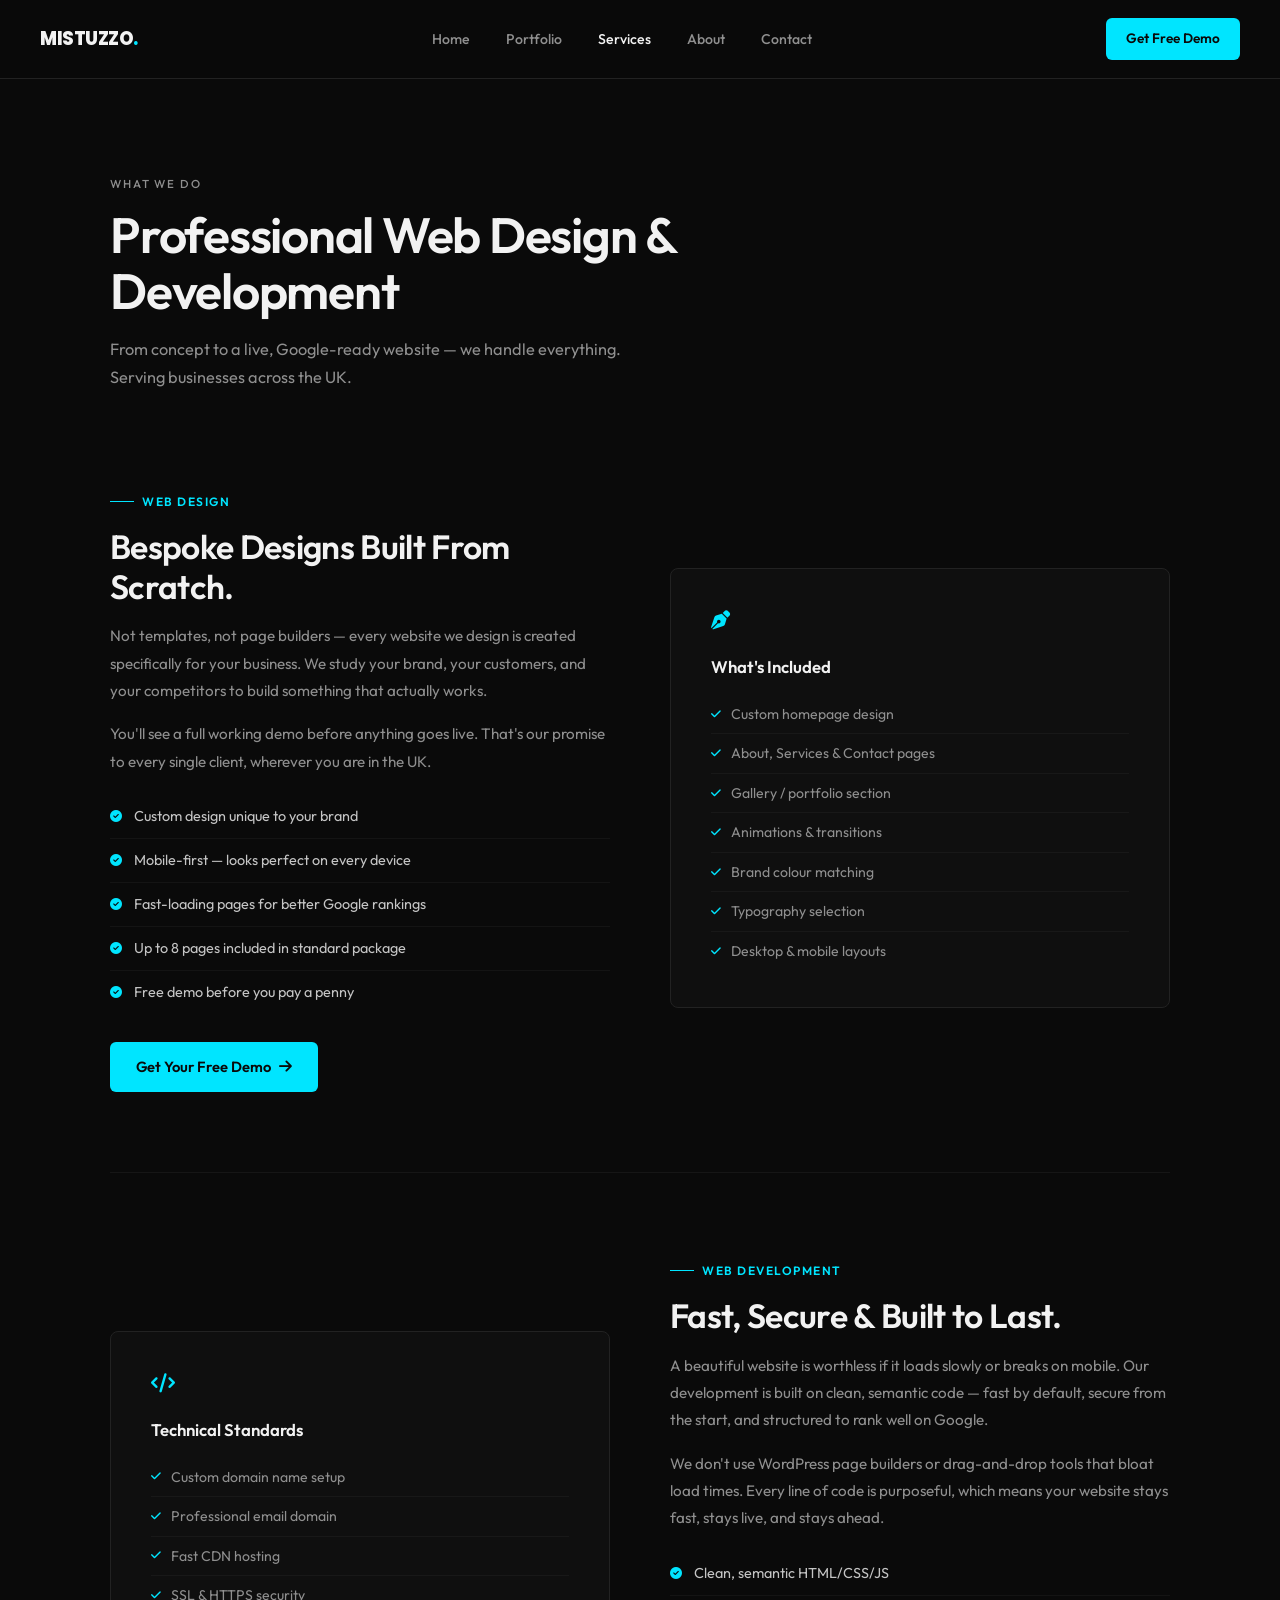
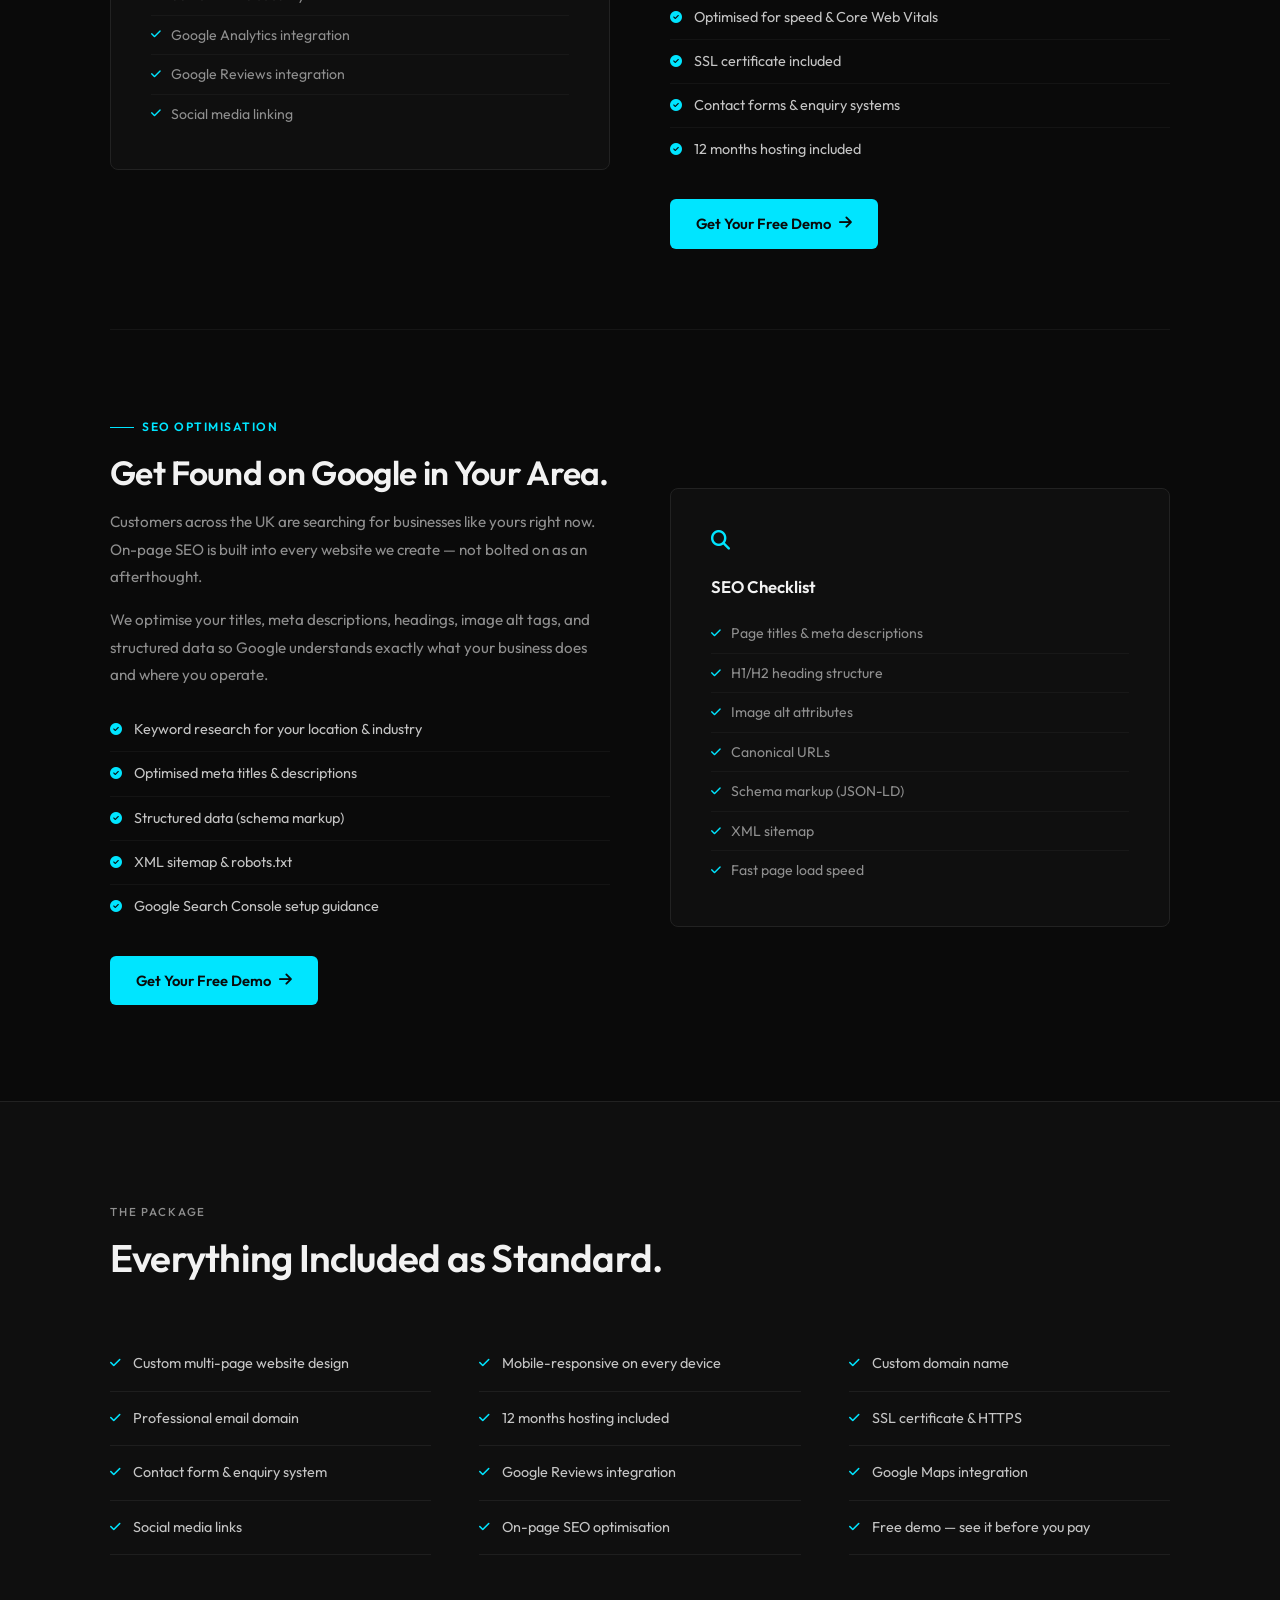
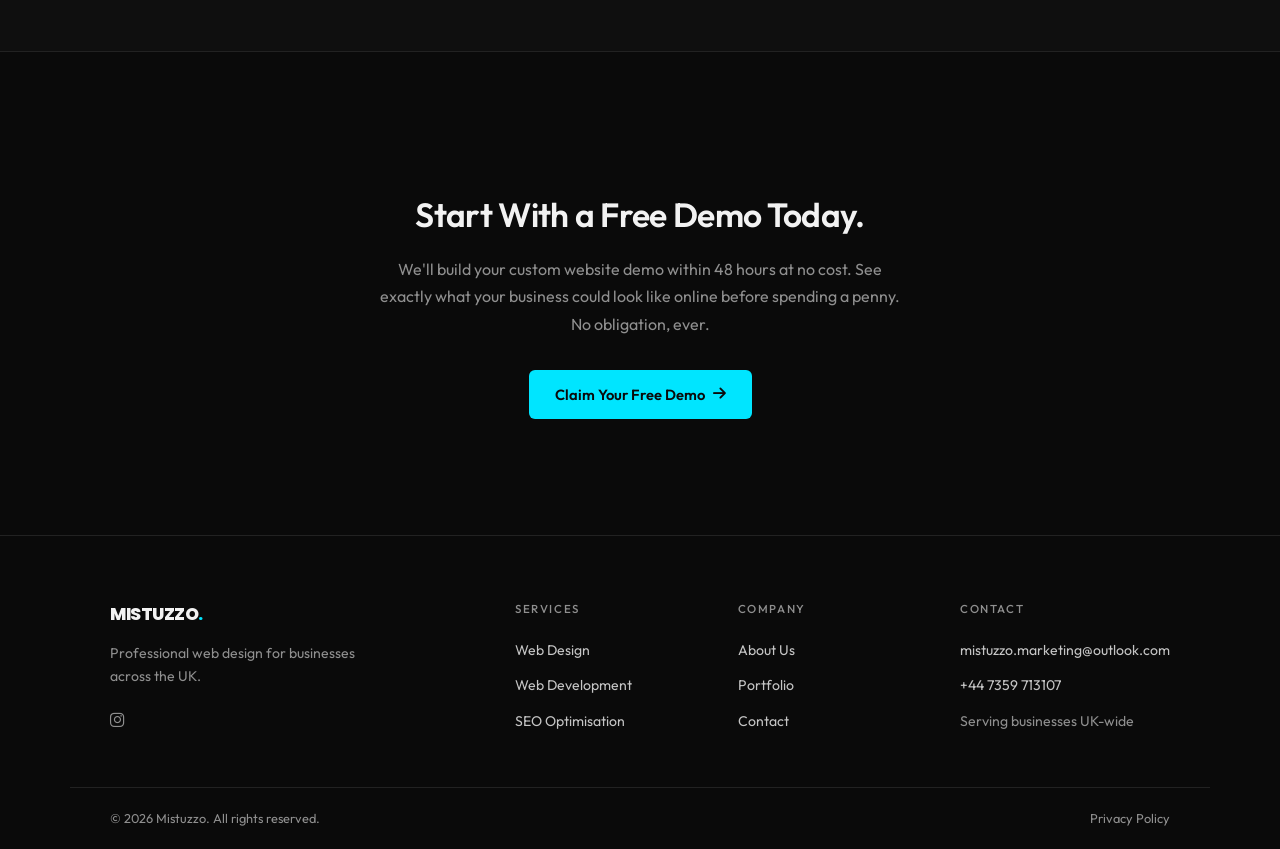
<file: services.html>
<!DOCTYPE html>
<html lang="en">
<head>
    <meta charset="UTF-8">
    <meta name="viewport" content="width=device-width, initial-scale=1.0">
    <title>Web Design &amp; Development — Free Demo First | Mistuzzo</title>
    <meta name="description" content="Professional web design, web development and SEO services from Mistuzzo. Serving businesses in Hinckley, Ashby de la Zouch, Coalville & nationwide. Start with a free demo.">
    <meta name="keywords" content="web design services Hinckley, web development Ashby de la Zouch, SEO services Coalville, professional website design, web designer UK, website maintenance, custom website">
    <meta name="author" content="Mistuzzo">
    <meta name="robots" content="index, follow">
    <link rel="canonical" href="https://mistuzzo.com/services.html">

    <meta property="og:type" content="website">
    <meta property="og:url" content="https://mistuzzo.com/services.html">
    <meta property="og:title" content="Web Design &amp; Development — Free Demo First | Mistuzzo">
    <meta property="og:description" content="Web design, development and SEO services serving Hinckley, Ashby de la Zouch, Coalville & nationwide. Start with a free demo.">
    <meta property="og:image" content="https://mistuzzo.com/favicons/android-chrome-512x512.png">
    <meta property="og:site_name" content="Mistuzzo">
    <meta property="og:locale" content="en_GB">

    <meta name="twitter:card" content="summary_large_image">
    <meta name="twitter:url" content="https://mistuzzo.com/services.html">
    <meta name="twitter:title" content="Web Design &amp; Development — Free Demo First | Mistuzzo">
    <meta name="twitter:description" content="Web design, development and SEO services serving Hinckley, Ashby de la Zouch, Coalville & nationwide.">
    <meta name="twitter:image" content="https://mistuzzo.com/favicons/android-chrome-512x512.png">

    <meta http-equiv="X-UA-Compatible" content="IE=edge">
    <meta name="theme-color" content="#00e5ff">

    <link rel="icon" type="image/x-icon" href="favicons/favicon.ico">
    <link rel="icon" type="image/png" sizes="16x16" href="favicons/favicon-16x16.png">
    <link rel="icon" type="image/png" sizes="32x32" href="favicons/favicon-32x32.png">
    <link rel="apple-touch-icon" sizes="180x180" href="favicons/apple-touch-icon.png">
    <link rel="manifest" href="favicons/site.webmanifest">

    <link rel="preconnect" href="https://fonts.googleapis.com">
    <link rel="preconnect" href="https://fonts.gstatic.com" crossorigin>
    <link href="https://fonts.googleapis.com/css2?family=Outfit:wght@300;400;500;600;700;800&family=Poppins:wght@700;800;900&display=swap" rel="stylesheet">
    <link rel="stylesheet" href="https://cdnjs.cloudflare.com/ajax/libs/font-awesome/6.5.1/css/all.min.css">
    <link rel="stylesheet" href="styles/styles.css">

    <style>
        /* SERVICE SECTIONS */
        .service-block {
            display: grid; grid-template-columns: 1fr 1fr;
            gap: 60px; align-items: center; margin-bottom: 80px;
        }
        .service-block:last-of-type { margin-bottom: 0; }
        .service-block.reverse { direction: rtl; }
        .service-block.reverse > * { direction: ltr; }
        .service-block-content {}
        .service-block-label {
            display: inline-flex; align-items: center; gap: 8px;
            font-size: 0.75rem; font-weight: 600;
            text-transform: uppercase; letter-spacing: 1.5px;
            color: var(--cyan); margin-bottom: 16px;
        }
        .service-block-label::before { content: ''; width: 24px; height: 1px; background: var(--cyan); }
        .service-block h2 {
            font-size: clamp(1.6rem, 3vw, 2.1rem);
            font-weight: 600; color: var(--white);
            line-height: 1.18; margin-bottom: 16px; letter-spacing: -0.02em;
        }
        .service-block h2 span { color: var(--white); }
        .service-block p {
            font-size: 0.95rem; color: var(--grey); line-height: 1.8; margin-bottom: 16px;
        }
        .service-features { list-style: none; margin-top: 20px; margin-bottom: 28px; }
        .service-features li {
            display: flex; align-items: flex-start; gap: 12px;
            padding: 10px 0; border-bottom: 1px solid rgba(255,255,255,0.04);
            font-size: 0.9rem; color: var(--text);
        }
        .service-features li:last-child { border-bottom: none; }
        .service-features li i { color: var(--cyan); font-size: 0.75rem; margin-top: 5px; flex-shrink: 0; }
        .service-block-visual {
            background: var(--dark);
            border: 1px solid var(--hairline);
            border-radius: 8px; padding: 36px 40px;
        }
        .service-icon-large {
            font-size: 1.2rem; color: var(--cyan); margin-bottom: 18px;
        }
        .service-block-visual h3 {
            font-size: 1.05rem; font-weight: 600; color: var(--white); margin-bottom: 14px;
        }
        .service-mini-list { list-style: none; }
        .service-mini-list li {
            display: flex; align-items: center; gap: 10px;
            padding: 8px 0; font-size: 0.88rem; color: var(--grey);
            border-bottom: 1px solid rgba(255,255,255,0.04);
        }
        .service-mini-list li:last-child { border-bottom: none; }
        .service-mini-list li i { color: var(--cyan); font-size: 0.7rem; }

        /* INCLUDED SECTION */
        .included-grid { display: grid; grid-template-columns: repeat(3, 1fr); gap: 0 48px; }
        .included-item {
            display: flex; align-items: flex-start; gap: 12px;
            padding: 16px 0;
            border-bottom: 1px solid #1e1e1e;
        }
        .included-item i { color: var(--cyan); margin-top: 4px; font-size: 0.75rem; flex-shrink: 0; }
        .included-item span { font-size: 0.9rem; color: var(--text); line-height: 1.5; }

        /* CTA */
        .services-cta {
            text-align: center; padding: 40px 32px 20px;
        }
        .services-cta h2 {
            font-size: clamp(1.6rem, 3vw, 2.1rem);
            font-weight: 600; color: var(--white);
            margin-bottom: 14px; letter-spacing: -0.02em;
        }
        .services-cta p { color: var(--grey); max-width: 520px; margin: 0 auto 32px; line-height: 1.7; }

        @media (max-width: 968px) {
            .service-block { grid-template-columns: 1fr; gap: 36px; }
            .service-block.reverse { direction: ltr; }
            .included-grid { grid-template-columns: 1fr 1fr; }
        }
        @media (max-width: 600px) {
            .included-grid { grid-template-columns: 1fr; }
            .service-block { margin-bottom: 48px; }
        }
    </style>
</head>
<body>

<nav class="nav" id="nav">
    <a href="index.html" class="nav-logo">MISTUZZO<span>.</span></a>
    <div class="nav-links" id="navLinks">
        <a href="index.html">Home</a>
        <a href="portfolio.html">Portfolio</a>
        <a href="services.html" class="active">Services</a>
        <a href="about.html">About</a>
        <a href="contact.html">Contact</a>
    </div>
    <div class="nav-right">
        <button class="nav-toggle" id="navToggle" aria-label="Open menu">
            <span></span><span></span><span></span>
        </button>
        <a href="contact.html" class="nav-cta">Get Free Demo</a>
    </div>
</nav>

<!-- PAGE HEADER -->
<div style="position:relative; overflow:hidden;">
    <div class="glow glow-1" style="top:-100px; right:-100px; width:500px; height:500px;"></div>
    <section class="page-header">
        <div class="section-label">What We Do</div>
        <h1>Professional Web Design & <span class="highlight">Development</span></h1>
        <p>From concept to a live, Google-ready website — we handle everything. Serving businesses across the UK.</p>
    </section>
</div>

<!-- SERVICES -->
<section class="section" style="padding-top: 20px;">

    <!-- WEB DESIGN -->
    <div class="service-block" data-aos="fade-up">
        <div class="service-block-content">
            <div class="service-block-label">Web Design</div>
            <h2>Bespoke Designs Built <span>From Scratch.</span></h2>
            <p>Not templates, not page builders — every website we design is created specifically for your business. We study your brand, your customers, and your competitors to build something that actually works.</p>
            <p>You'll see a full working demo before anything goes live. That's our promise to every single client, wherever you are in the UK.</p>
            <ul class="service-features">
                <li><i class="fas fa-check-circle"></i> Custom design unique to your brand</li>
                <li><i class="fas fa-check-circle"></i> Mobile-first — looks perfect on every device</li>
                <li><i class="fas fa-check-circle"></i> Fast-loading pages for better Google rankings</li>
                <li><i class="fas fa-check-circle"></i> Up to 8 pages included in standard package</li>
                <li><i class="fas fa-check-circle"></i> Free demo before you pay a penny</li>
            </ul>
            <a href="contact.html" class="btn-primary">Get Your Free Demo <i class="fas fa-arrow-right"></i></a>
        </div>
        <div class="service-block-visual">
            <div class="service-icon-large"><i class="fas fa-pen-nib"></i></div>
            <h3>What's Included</h3>
            <ul class="service-mini-list">
                <li><i class="fas fa-check"></i> Custom homepage design</li>
                <li><i class="fas fa-check"></i> About, Services & Contact pages</li>
                <li><i class="fas fa-check"></i> Gallery / portfolio section</li>
                <li><i class="fas fa-check"></i> Animations & transitions</li>
                <li><i class="fas fa-check"></i> Brand colour matching</li>
                <li><i class="fas fa-check"></i> Typography selection</li>
                <li><i class="fas fa-check"></i> Desktop &amp; mobile layouts</li>
            </ul>
        </div>
    </div>

    <div style="border-top: 1px solid rgba(255,255,255,0.05); margin: 20px 0 80px;"></div>

    <!-- WEB DEVELOPMENT -->
    <div class="service-block reverse" data-aos="fade-up">
        <div class="service-block-content">
            <div class="service-block-label">Web Development</div>
            <h2>Fast, Secure & <span>Built to Last.</span></h2>
            <p>A beautiful website is worthless if it loads slowly or breaks on mobile. Our development is built on clean, semantic code — fast by default, secure from the start, and structured to rank well on Google.</p>
            <p>We don't use WordPress page builders or drag-and-drop tools that bloat load times. Every line of code is purposeful, which means your website stays fast, stays live, and stays ahead.</p>
            <ul class="service-features">
                <li><i class="fas fa-check-circle"></i> Clean, semantic HTML/CSS/JS</li>
                <li><i class="fas fa-check-circle"></i> Optimised for speed & Core Web Vitals</li>
                <li><i class="fas fa-check-circle"></i> SSL certificate included</li>
                <li><i class="fas fa-check-circle"></i> Contact forms & enquiry systems</li>
                <li><i class="fas fa-check-circle"></i> 12 months hosting included</li>
            </ul>
            <a href="contact.html" class="btn-primary">Get Your Free Demo <i class="fas fa-arrow-right"></i></a>
        </div>
        <div class="service-block-visual">
            <div class="service-icon-large"><i class="fas fa-code"></i></div>
            <h3>Technical Standards</h3>
            <ul class="service-mini-list">
                <li><i class="fas fa-check"></i> Custom domain name setup</li>
                <li><i class="fas fa-check"></i> Professional email domain</li>
                <li><i class="fas fa-check"></i> Fast CDN hosting</li>
                <li><i class="fas fa-check"></i> SSL & HTTPS security</li>
                <li><i class="fas fa-check"></i> Google Analytics integration</li>
                <li><i class="fas fa-check"></i> Google Reviews integration</li>
                <li><i class="fas fa-check"></i> Social media linking</li>
            </ul>
        </div>
    </div>

    <div style="border-top: 1px solid rgba(255,255,255,0.05); margin: 20px 0 80px;"></div>

    <!-- SEO -->
    <div class="service-block" data-aos="fade-up">
        <div class="service-block-content">
            <div class="service-block-label">SEO Optimisation</div>
            <h2>Get Found on Google <span>in Your Area.</span></h2>
            <p>Customers across the UK are searching for businesses like yours right now. On-page SEO is built into every website we create — not bolted on as an afterthought.</p>
            <p>We optimise your titles, meta descriptions, headings, image alt tags, and structured data so Google understands exactly what your business does and where you operate.</p>
            <ul class="service-features">
                <li><i class="fas fa-check-circle"></i> Keyword research for your location & industry</li>
                <li><i class="fas fa-check-circle"></i> Optimised meta titles & descriptions</li>
                <li><i class="fas fa-check-circle"></i> Structured data (schema markup)</li>
                <li><i class="fas fa-check-circle"></i> XML sitemap & robots.txt</li>
                <li><i class="fas fa-check-circle"></i> Google Search Console setup guidance</li>
            </ul>
            <a href="contact.html" class="btn-primary">Get Your Free Demo <i class="fas fa-arrow-right"></i></a>
        </div>
        <div class="service-block-visual">
            <div class="service-icon-large"><i class="fas fa-search"></i></div>
            <h3>SEO Checklist</h3>
            <ul class="service-mini-list">
                <li><i class="fas fa-check"></i> Page titles & meta descriptions</li>
                <li><i class="fas fa-check"></i> H1/H2 heading structure</li>
                <li><i class="fas fa-check"></i> Image alt attributes</li>
                <li><i class="fas fa-check"></i> Canonical URLs</li>
                <li><i class="fas fa-check"></i> Schema markup (JSON-LD)</li>
                <li><i class="fas fa-check"></i> XML sitemap</li>
                <li><i class="fas fa-check"></i> Fast page load speed</li>
            </ul>
        </div>
    </div>
</section>

<!-- EVERYTHING INCLUDED -->
<div class="section-dark">
    <section class="section">
        <div data-aos="fade-up"><div class="section-label">The Package</div></div>
        <h2 class="section-title" data-aos="fade-up" data-aos-delay="100">Everything Included as Standard.</h2>
        <div class="included-grid">
            <div class="included-item" data-aos="fade-up" data-aos-delay="50"><i class="fas fa-check"></i><span>Custom multi-page website design</span></div>
            <div class="included-item" data-aos="fade-up" data-aos-delay="100"><i class="fas fa-check"></i><span>Mobile-responsive on every device</span></div>
            <div class="included-item" data-aos="fade-up" data-aos-delay="150"><i class="fas fa-check"></i><span>Custom domain name</span></div>
            <div class="included-item" data-aos="fade-up" data-aos-delay="200"><i class="fas fa-check"></i><span>Professional email domain</span></div>
            <div class="included-item" data-aos="fade-up" data-aos-delay="250"><i class="fas fa-check"></i><span>12 months hosting included</span></div>
            <div class="included-item" data-aos="fade-up" data-aos-delay="300"><i class="fas fa-check"></i><span>SSL certificate & HTTPS</span></div>
            <div class="included-item" data-aos="fade-up" data-aos-delay="350"><i class="fas fa-check"></i><span>Contact form & enquiry system</span></div>
            <div class="included-item" data-aos="fade-up" data-aos-delay="400"><i class="fas fa-check"></i><span>Google Reviews integration</span></div>
            <div class="included-item" data-aos="fade-up" data-aos-delay="450"><i class="fas fa-check"></i><span>Google Maps integration</span></div>
            <div class="included-item" data-aos="fade-up" data-aos-delay="500"><i class="fas fa-check"></i><span>Social media links</span></div>
            <div class="included-item" data-aos="fade-up" data-aos-delay="550"><i class="fas fa-check"></i><span>On-page SEO optimisation</span></div>
            <div class="included-item" data-aos="fade-up" data-aos-delay="600"><i class="fas fa-check"></i><span>Free demo — see it before you pay</span></div>
        </div>
    </section>
</div>

<!-- CTA -->
<section class="section">
    <div class="services-cta" data-aos="zoom-in">
        <h2>Start With a Free Demo Today.</h2>
        <p>We'll build your custom website demo within 48 hours at no cost. See exactly what your business could look like online before spending a penny. No obligation, ever.</p>
        <a href="contact.html" class="btn-primary">Claim Your Free Demo <i class="fas fa-arrow-right"></i></a>
    </div>
</section>

<!-- FOOTER -->
<footer class="footer">
    <div class="footer-inner">
        <div class="footer-col">
            <a href="index.html" class="footer-logo">MISTUZZO<span>.</span></a>
            <p>Professional web design for businesses across the UK.</p>
            <div class="footer-social">
                <a href="https://instagram.com/mistuzzo_marketing" target="_blank" rel="noopener" aria-label="Instagram"><i class="fab fa-instagram"></i></a>
            </div>
        </div>
        <div class="footer-col">
            <h4>Services</h4>
            <ul>
                <li><a href="services.html">Web Design</a></li>
                <li><a href="services.html">Web Development</a></li>
                <li><a href="services.html">SEO Optimisation</a></li>
            </ul>
        </div>
        <div class="footer-col">
            <h4>Company</h4>
            <ul>
                <li><a href="about.html">About Us</a></li>
                <li><a href="portfolio.html">Portfolio</a></li>
                <li><a href="contact.html">Contact</a></li>
            </ul>
        </div>
        <div class="footer-col">
            <h4>Contact</h4>
            <ul>
                <li><a href="mailto:mistuzzo.marketing@outlook.com">mistuzzo.marketing@outlook.com</a></li>
                <li><a href="https://wa.me/447359713107">+44 7359 713107</a></li>
                <li><span>Serving businesses UK-wide</span></li>
            </ul>
        </div>
    </div>
    <div class="footer-bottom">
        <p>&copy; 2026 Mistuzzo. All rights reserved.</p>
        <p><a href="privacy-policy.html">Privacy Policy</a></p>
    </div>
</footer>

<script>
    const nav = document.getElementById('nav');
    const navToggle = document.getElementById('navToggle');
    const navLinks = document.getElementById('navLinks');
    window.addEventListener('scroll', () => nav.classList.toggle('scrolled', window.scrollY > 40));
    const backdrop = document.createElement('div');
    backdrop.className = 'nav-backdrop';
    document.body.appendChild(backdrop);
    function closeNav() { navToggle.classList.remove('open'); navLinks.classList.remove('open'); backdrop.classList.remove('active'); document.body.style.overflow = ''; }
    navToggle.addEventListener('click', () => navLinks.classList.contains('open') ? closeNav() : (navToggle.classList.add('open'), navLinks.classList.add('open'), backdrop.classList.add('active'), document.body.style.overflow = 'hidden'));
    backdrop.addEventListener('click', closeNav);
    navLinks.querySelectorAll('a').forEach(l => l.addEventListener('click', closeNav));
</script>
</body>
</html>
</file>
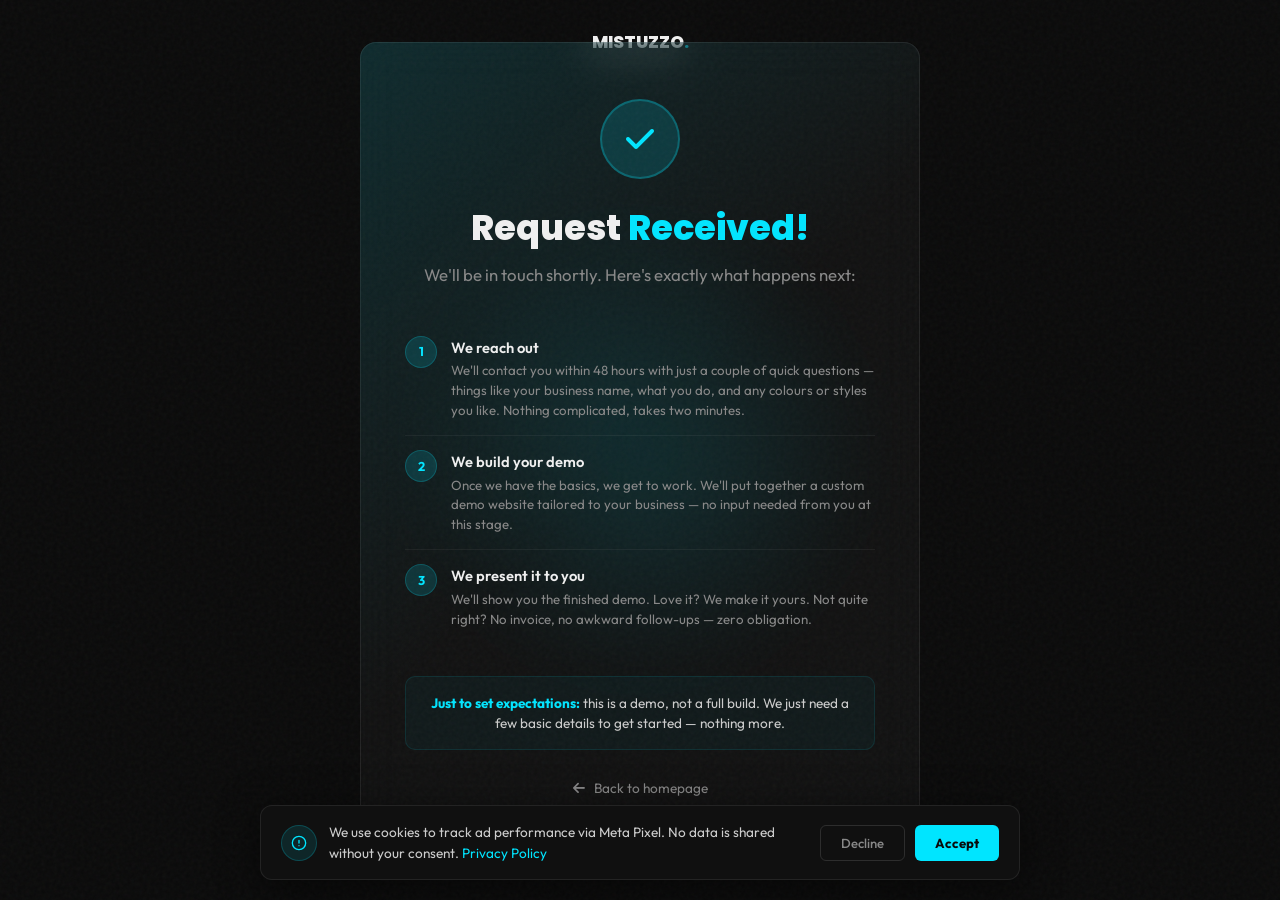
<file: thank-you.html>
<!DOCTYPE html>
<html lang="en">
<head>
    <meta charset="UTF-8">
    <meta name="viewport" content="width=device-width, initial-scale=1.0">
    <title>You're In! | Mistuzzo</title>
    <meta name="description" content="Your free demo request has been received. We'll be in touch within 48 hours.">
    <meta name="robots" content="noindex, nofollow">

    <link rel="icon" type="image/x-icon" href="favicons/favicon.ico">
    <link rel="icon" type="image/png" sizes="16x16" href="favicons/favicon-16x16.png">
    <link rel="icon" type="image/png" sizes="32x32" href="favicons/favicon-32x32.png">
    <link rel="apple-touch-icon" sizes="180x180" href="favicons/apple-touch-icon.png">
    <link rel="icon" type="image/png" sizes="192x192" href="favicons/android-chrome-192x192.png">
    <link rel="icon" type="image/png" sizes="512x512" href="favicons/android-chrome-512x512.png">

    <link rel="preconnect" href="https://fonts.googleapis.com">
    <link rel="preconnect" href="https://fonts.gstatic.com" crossorigin>
    <link href="https://fonts.googleapis.com/css2?family=Outfit:wght@300;400;500;600;700;800&family=Poppins:wght@700;800;900&display=swap" rel="stylesheet">
    <link rel="stylesheet" href="https://cdnjs.cloudflare.com/ajax/libs/font-awesome/6.5.1/css/all.min.css">

    <style>
        :root {
            --black: #0a0a0a;
            --cyan: #00e5ff;
            --cyan-glow: rgba(0, 229, 255, 0.15);
            --white: #f0f0f0;
            --grey: #888;
            --text: #ccc;
        }

        * { margin: 0; padding: 0; box-sizing: border-box; }

        body {
            font-family: 'Outfit', sans-serif;
            background: var(--black);
            color: var(--text);
            line-height: 1.6;
            min-height: 100vh;
            display: flex;
            flex-direction: column;
            align-items: center;
            justify-content: center;
            overflow-x: hidden;
            padding: 40px 20px;
        }

        body::before {
            content: '';
            position: fixed;
            top: 0; left: 0;
            width: 100%; height: 100%;
            background-image: url("data:image/svg+xml,%3Csvg viewBox='0 0 256 256' xmlns='http://www.w3.org/2000/svg'%3E%3Cfilter id='noise'%3E%3CfeTurbulence type='fractalNoise' baseFrequency='0.9' numOctaves='4' stitchTiles='stitch'/%3E%3C/filter%3E%3Crect width='100%25' height='100%25' filter='url(%23noise)' opacity='0.04'/%3E%3C/svg%3E");
            pointer-events: none;
            z-index: 9999;
        }

        .glow {
            position: fixed;
            width: 500px; height: 500px;
            border-radius: 50%;
            background: radial-gradient(circle, rgba(0,229,255,0.12) 0%, transparent 70%);
            top: 50%; left: 50%;
            transform: translate(-50%, -50%);
            pointer-events: none;
            animation: pulse 6s ease-in-out infinite;
        }

        @keyframes pulse {
            0%, 100% { opacity: 0.6; transform: translate(-50%, -50%) scale(1); }
            50% { opacity: 1; transform: translate(-50%, -50%) scale(1.1); }
        }

        .card {
            position: relative;
            max-width: 560px;
            width: 100%;
            background: rgba(255,255,255,0.03);
            border: 1px solid rgba(255,255,255,0.08);
            border-radius: 16px;
            padding: 56px 44px;
            text-align: center;
            backdrop-filter: blur(20px);
        }

        .card::before {
            content: '';
            position: absolute;
            top: -1px; left: -1px; right: -1px; bottom: -1px;
            border-radius: 16px;
            background: linear-gradient(135deg, rgba(0,229,255,0.12), transparent 50%);
            z-index: -1;
        }

        .icon-circle {
            width: 80px; height: 80px;
            border-radius: 50%;
            background: var(--cyan-glow);
            border: 2px solid rgba(0,229,255,0.25);
            display: flex;
            align-items: center;
            justify-content: center;
            margin: 0 auto 28px;
            font-size: 2rem;
            color: var(--cyan);
            animation: pop 0.6s ease-out;
        }

        @keyframes pop {
            0% { transform: scale(0); opacity: 0; }
            60% { transform: scale(1.15); }
            100% { transform: scale(1); opacity: 1; }
        }

        h1 {
            font-family: 'Poppins', sans-serif;
            font-size: clamp(1.6rem, 4vw, 2.2rem);
            font-weight: 800;
            color: var(--white);
            margin-bottom: 12px;
            line-height: 1.2;
        }

        h1 span { color: var(--cyan); }

        .subtitle {
            font-size: 1.05rem;
            color: var(--grey);
            margin-bottom: 32px;
            line-height: 1.7;
        }

        .steps {
            text-align: left;
            margin-bottom: 32px;
        }

        .step-item {
            display: flex;
            align-items: flex-start;
            gap: 14px;
            padding: 14px 0;
            border-bottom: 1px solid rgba(255,255,255,0.05);
        }

        .step-item:last-child { border-bottom: none; }

        .step-num {
            width: 32px; height: 32px;
            border-radius: 50%;
            background: var(--cyan-glow);
            border: 1px solid rgba(0,229,255,0.2);
            display: flex;
            align-items: center;
            justify-content: center;
            font-weight: 700;
            color: var(--cyan);
            font-size: 0.8rem;
            flex-shrink: 0;
        }

        .step-text h3 {
            font-size: 0.92rem;
            font-weight: 600;
            color: var(--white);
            margin-bottom: 2px;
        }

        .step-text p {
            font-size: 0.83rem;
            color: var(--grey);
            line-height: 1.5;
        }

        .contact-note {
            background: rgba(0,229,255,0.04);
            border: 1px solid rgba(0,229,255,0.1);
            border-radius: 10px;
            padding: 16px 20px;
            font-size: 0.85rem;
            color: var(--text);
            line-height: 1.5;
        }

        .contact-note strong { color: var(--cyan); }

        .back-link {
            display: inline-block;
            margin-top: 28px;
            color: var(--grey);
            text-decoration: none;
            font-size: 0.85rem;
            transition: color 0.3s ease;
        }

        .back-link:hover { color: var(--cyan); }

        .logo {
            position: absolute;
            top: 28px;
            left: 50%;
            transform: translateX(-50%);
        }

        .logo a {
            font-family: 'Poppins', sans-serif;
            font-weight: 800;
            font-size: 1.1rem;
            color: var(--white);
            text-decoration: none;
        }

        .logo a span { color: var(--cyan); }
    </style>
</head>
<body>

<div class="glow"></div>

<div class="logo"><a href="/">MISTUZZO<span>.</span></a></div>

<div class="card">
    <div class="icon-circle"><i class="fas fa-check"></i></div>
    <h1>Request <span>Received!</span></h1>
    <p class="subtitle">We'll be in touch shortly. Here's exactly what happens next:</p>

    <div class="steps">
        <div class="step-item">
            <div class="step-num">1</div>
            <div class="step-text">
                <h3>We reach out</h3>
                <p>We'll contact you within 48 hours with just a couple of quick questions — things like your business name, what you do, and any colours or styles you like. Nothing complicated, takes two minutes.</p>
            </div>
        </div>
        <div class="step-item">
            <div class="step-num">2</div>
            <div class="step-text">
                <h3>We build your demo</h3>
                <p>Once we have the basics, we get to work. We'll put together a custom demo website tailored to your business — no input needed from you at this stage.</p>
            </div>
        </div>
        <div class="step-item">
            <div class="step-num">3</div>
            <div class="step-text">
                <h3>We present it to you</h3>
                <p>We'll show you the finished demo. Love it? We make it yours. Not quite right? No invoice, no awkward follow-ups — zero obligation.</p>
            </div>
        </div>
    </div>

    <div class="contact-note">
        <strong>Just to set expectations:</strong> this is a demo, not a full build. We just need a few basic details to get started — nothing more.
    </div>

    <a href="/" class="back-link"><i class="fas fa-arrow-left" style="margin-right:6px"></i> Back to homepage</a>
</div>

<script src="cookies.js"></script>
<script>
    document.addEventListener('mm:pixel-ready', function() {
        fbq('track', 'Lead');
    });
</script>
</body>
</html>
</file>
<file: styles/styles.css>
/*
 * Mistuzzo — Shared Stylesheet
 * Theme: Dark / Cyan — flat, editorial, restrained accent use
 */

:root {
    --black: #0a0a0a;
    --dark: #0f0f0f;
    --dark-surface: #141414;
    --cyan: #00e5ff;
    --cyan-dim: #00b8cc;
    --cyan-glow: rgba(0, 229, 255, 0.15);
    --cyan-glow-strong: rgba(0, 229, 255, 0.3);
    --white: #f2f2f2;
    --grey: #8f8f8f;
    --text: #c5c5c5;
    --hairline: #222222;
}

* { margin: 0; padding: 0; box-sizing: border-box; }
html { scroll-behavior: smooth; overflow-x: hidden; }

body {
    font-family: 'Outfit', sans-serif;
    background: var(--black);
    color: var(--text);
    line-height: 1.6;
    overflow-x: hidden;
    max-width: 100vw;
    -webkit-font-smoothing: antialiased;
}

/* Decorative glow blobs retired — class kept so existing markup stays valid */
.glow { display: none; }

/* ===== NAVIGATION ===== */
.nav {
    position: fixed; top: 0; width: 100%;
    padding: 18px 40px;
    display: flex; justify-content: space-between; align-items: center;
    z-index: 10001;
    background: rgba(10,10,10,0.92);
    backdrop-filter: blur(12px);
    -webkit-backdrop-filter: blur(12px);
    border-bottom: 1px solid var(--hairline);
    transition: padding 0.2s ease;
}
.nav.scrolled { padding: 14px 40px; background: rgba(10,10,10,0.98); }
.nav-logo {
    font-family: 'Poppins', sans-serif;
    font-weight: 800; font-size: 1.15rem;
    color: var(--white); text-decoration: none;
    letter-spacing: -0.5px; flex-shrink: 0;
}
.nav-logo span { color: var(--cyan); }
.nav-links { display: flex; align-items: center; gap: 36px; }
.nav-links a {
    color: var(--grey); text-decoration: none;
    font-size: 0.88rem; font-weight: 500;
    transition: color 0.15s ease;
}
.nav-links a:hover, .nav-links a.active { color: var(--white); }
.nav-right { display: flex; align-items: center; gap: 16px; }
.nav-cta {
    background: var(--cyan); color: var(--black);
    padding: 10px 20px; border-radius: 6px;
    text-decoration: none; font-weight: 600;
    font-size: 0.85rem;
    transition: background 0.15s ease; flex-shrink: 0;
}
.nav-cta:hover { background: #7defff; }
.nav-toggle {
    display: none; flex-direction: column;
    justify-content: center; align-items: center; gap: 5px;
    background: none; border: none; cursor: pointer;
    width: 32px; height: 32px; padding: 0;
}
.nav-toggle span {
    display: block; width: 22px; height: 2px;
    background: var(--white); border-radius: 2px;
    transition: all 0.3s ease; transform-origin: center;
}
.nav-toggle.open span:nth-child(1) { transform: translateY(7px) rotate(45deg); }
.nav-toggle.open span:nth-child(2) { opacity: 0; transform: scaleX(0); }
.nav-toggle.open span:nth-child(3) { transform: translateY(-7px) rotate(-45deg); }

/* ===== LAYOUT ===== */
.section { padding: 96px 40px; max-width: 1140px; margin: 0 auto; }
.section-dark {
    background: var(--dark);
    border-top: 1px solid var(--hairline);
    border-bottom: 1px solid var(--hairline);
}
.section-label {
    display: inline-flex; align-items: center;
    font-size: 0.72rem; font-weight: 500;
    text-transform: uppercase; letter-spacing: 0.16em;
    color: var(--grey); margin-bottom: 14px;
}
.section-title {
    font-family: 'Outfit', sans-serif;
    font-size: clamp(1.7rem, 3.2vw, 2.4rem);
    font-weight: 600; color: var(--white);
    line-height: 1.18; margin-bottom: 56px;
    max-width: 640px; letter-spacing: -0.02em;
}

/* ===== BUTTONS ===== */
.btn-primary {
    display: inline-flex; align-items: center; gap: 8px;
    background: var(--cyan); color: var(--black);
    padding: 13px 26px; border-radius: 6px;
    text-decoration: none; font-weight: 600; font-size: 0.92rem;
    transition: background 0.15s ease;
    cursor: pointer; border: none; font-family: 'Outfit', sans-serif;
}
.btn-primary:hover { background: #7defff; }
.btn-outline {
    display: inline-flex; align-items: center; gap: 8px;
    background: transparent; color: var(--text);
    padding: 12px 25px; border-radius: 6px;
    text-decoration: none; font-weight: 500; font-size: 0.92rem;
    transition: border-color 0.15s ease, color 0.15s ease;
    border: 1px solid #333;
}
.btn-outline:hover { border-color: #555; color: var(--white); }
.btn-full { width: 100%; justify-content: center; }

/* ===== LOGO TICKER ===== */
.logo-ticker-section {
    padding: 44px 0;
    background: var(--black);
    border-top: 1px solid var(--hairline);
    border-bottom: 1px solid var(--hairline);
    overflow: hidden;
}
.logo-ticker-label {
    text-align: center;
    font-size: 0.7rem; font-weight: 500;
    text-transform: uppercase; letter-spacing: 0.16em;
    color: var(--grey); margin-bottom: 28px;
}
.logo-ticker-track-wrapper { overflow: hidden; position: relative; }
.logo-ticker-track-wrapper::before,
.logo-ticker-track-wrapper::after {
    content: ''; position: absolute;
    top: 0; bottom: 0; width: 120px; z-index: 2; pointer-events: none;
}
.logo-ticker-track-wrapper::before { left: 0; background: linear-gradient(to right, var(--black), transparent); }
.logo-ticker-track-wrapper::after { right: 0; background: linear-gradient(to left, var(--black), transparent); }
.logo-ticker-track {
    display: flex; align-items: center;
    width: max-content;
    animation: ticker-scroll 32s linear infinite;
}
@keyframes ticker-scroll {
    0% { transform: translateX(0); }
    100% { transform: translateX(-25%); }
}
.logo-ticker-item {
    display: flex; align-items: center; justify-content: center;
    flex-shrink: 0; width: 200px; height: 60px; padding: 0 24px;
}
.logo-ticker-item img { height: 48px; width: 100%; object-fit: contain; opacity: 0.7; filter: grayscale(1); transition: opacity 0.2s ease, filter 0.2s ease; }
.logo-ticker-item img:hover { opacity: 1; filter: grayscale(0); }

/* ===== PORTFOLIO ===== */
.portfolio-grid-4 { display: grid; grid-template-columns: repeat(4, 1fr); gap: 20px; }
.portfolio-grid-3 { display: grid; grid-template-columns: repeat(3, 1fr); gap: 20px; }
.portfolio-grid-2 { display: grid; grid-template-columns: repeat(2, 1fr); gap: 20px; }
.portfolio-item {
    position: relative; border-radius: 6px; overflow: hidden;
    border: 1px solid var(--hairline);
    aspect-ratio: 16/10; background: var(--dark-surface);
    transition: border-color 0.15s ease; display: block; text-decoration: none;
}
.portfolio-item:hover { border-color: #3a3a3a; }
.portfolio-item img { width: 100%; height: 100%; object-fit: cover; object-position: top; display: block; }
.portfolio-overlay {
    position: absolute; inset: 0;
    background: linear-gradient(to bottom, transparent 55%, rgba(0,0,0,0.8) 100%);
    opacity: 0; display: flex; align-items: flex-end;
    padding: 14px; transition: opacity 0.15s ease;
}
.portfolio-item:hover .portfolio-overlay { opacity: 1; }
.portfolio-visit {
    display: inline-flex; align-items: center; gap: 6px;
    color: var(--white);
    font-size: 0.8rem; font-weight: 500;
}
.portfolio-visit i { font-size: 0.7rem; color: var(--cyan); }

/* ===== CARDS (unboxed — hairline-ruled columns) ===== */
.card {
    background: none; border: none; border-radius: 0;
    border-top: 1px solid #2e2e2e;
    padding: 26px 0 0;
}
.card-icon {
    font-size: 0.95rem; color: var(--cyan);
    margin-bottom: 18px;
}
.card h3 { font-size: 1.02rem; font-weight: 600; color: var(--white); margin-bottom: 10px; letter-spacing: -0.01em; }
.card p { font-size: 0.9rem; color: var(--grey); line-height: 1.7; }

/* ===== PAGE HEADER ===== */
.page-header {
    padding: 170px 40px 72px;
    max-width: 1140px; margin: 0 auto;
    text-align: left; position: relative;
}
.page-header h1 {
    font-family: 'Outfit', sans-serif;
    font-size: clamp(2.1rem, 4vw, 3.1rem);
    font-weight: 600; color: var(--white);
    line-height: 1.12; margin-bottom: 18px; letter-spacing: -0.025em;
    max-width: 760px;
}
.page-header h1 .highlight { color: var(--white); }
.page-header p {
    font-size: 1.02rem; color: var(--grey);
    max-width: 560px; margin: 0; line-height: 1.7;
}

/* ===== FORMS ===== */
.form-group { margin-bottom: 18px; }
.form-group label {
    display: block; font-size: 0.82rem; font-weight: 500;
    color: var(--text); margin-bottom: 7px;
}
.form-group input, .form-group textarea {
    width: 100%; padding: 13px 15px;
    background: var(--black);
    border: 1px solid #2e2e2e;
    border-radius: 6px; color: var(--white);
    font-family: 'Outfit', sans-serif; font-size: 0.95rem;
    transition: border-color 0.15s ease; outline: none;
}
.form-group input:focus, .form-group textarea:focus {
    border-color: var(--cyan);
}
.form-group input::placeholder, .form-group textarea::placeholder { color: #555; }
.form-group textarea { resize: vertical; min-height: 120px; }
.form-trust {
    text-align: center; margin-top: 14px;
    font-size: 0.78rem; color: var(--grey);
}
.form-trust i { color: var(--cyan); margin-right: 4px; }

/* ===== FOOTER ===== */
.footer { border-top: 1px solid var(--hairline); }
.footer-inner {
    max-width: 1140px; margin: 0 auto;
    padding: 64px 40px 44px;
    display: grid; grid-template-columns: 2fr 1fr 1fr 1fr; gap: 40px;
}
.footer-logo {
    font-family: 'Poppins', sans-serif;
    font-weight: 800; font-size: 1.1rem;
    color: var(--white); text-decoration: none;
    letter-spacing: -0.5px; margin-bottom: 14px; display: block;
}
.footer-logo span { color: var(--cyan); }
.footer-col > p {
    font-size: 0.88rem; color: var(--grey);
    line-height: 1.6; margin-bottom: 20px; max-width: 280px;
}
.footer-social { display: flex; gap: 12px; }
.footer-social a {
    color: var(--grey); text-decoration: none; font-size: 1.05rem;
    transition: color 0.15s ease;
}
.footer-social a:hover { color: var(--white); }
.footer-col h4 {
    font-size: 0.72rem; font-weight: 500;
    text-transform: uppercase; letter-spacing: 0.14em;
    color: var(--grey); margin-bottom: 18px;
}
.footer-col ul { list-style: none; }
.footer-col ul li { margin-bottom: 10px; }
.footer-col ul li a {
    color: var(--text); text-decoration: none;
    font-size: 0.88rem; transition: color 0.15s ease;
}
.footer-col ul li a:hover { color: var(--white); }
.footer-col ul li span { color: var(--grey); font-size: 0.88rem; }
.footer-bottom {
    max-width: 1140px; margin: 0 auto;
    padding: 20px 40px;
    border-top: 1px solid var(--hairline);
    font-size: 0.8rem; color: var(--grey);
    display: flex; justify-content: space-between; align-items: center;
    flex-wrap: wrap; gap: 12px;
}
.footer-bottom a { color: var(--grey); text-decoration: none; }
.footer-bottom a:hover { color: var(--white); }

/* ===== NAV BACKDROP ===== */
.nav-backdrop {
    position: fixed; inset: 0;
    background: rgba(0,0,0,0.6);
    z-index: 9999; opacity: 0; visibility: hidden; pointer-events: none;
    transition: opacity 0.3s ease, visibility 0s linear 0.3s;
}
.nav-backdrop.active {
    opacity: 1; visibility: visible; pointer-events: auto;
    transition: opacity 0.3s ease;
}

/* ===== RESPONSIVE ===== */
@media (max-width: 968px) {
    .nav-links {
        display: flex; position: fixed;
        top: 0; right: 0;
        width: 72vw; max-width: 280px;
        height: 100vh; background: #0f0f0f;
        flex-direction: column; justify-content: flex-start; align-items: flex-start;
        padding: 90px 28px 40px; gap: 0; z-index: 10000;
        transform: translateX(100%);
        transition: transform 0.3s cubic-bezier(0.4, 0, 0.2, 1);
        border-left: 1px solid var(--hairline);
        overflow-y: auto;
    }
    .nav-links.open { transform: translateX(0); }
    .nav-links a {
        font-size: 1rem; font-weight: 500; color: var(--grey);
        padding: 16px 0; border-bottom: 1px solid rgba(255,255,255,0.05); width: 100%;
    }
    .nav-links a:last-child { border-bottom: none; }
    .nav-links a:hover, .nav-links a.active { color: var(--white); }
    .nav-toggle { display: flex; }
    .nav { padding: 14px 20px; }
    .nav.scrolled { padding: 12px 20px; }
    .section { padding: 70px 20px; }
    .page-header { padding: 140px 20px 56px; }
    .footer-inner { grid-template-columns: 1fr 1fr; }
    .portfolio-grid-4 { grid-template-columns: repeat(2, 1fr); }
    .portfolio-grid-3 { grid-template-columns: repeat(2, 1fr); }
}

@media (max-width: 600px) {
    .section { padding: 60px 20px; }
    .page-header { padding: 130px 20px 48px; }
    .footer-inner { grid-template-columns: 1fr; gap: 32px; }
    .footer-bottom { flex-direction: column; text-align: center; }
    .portfolio-grid-4 { grid-template-columns: 1fr; }
    .portfolio-grid-3, .portfolio-grid-2 { grid-template-columns: 1fr; }
    .btn-primary, .btn-outline { font-size: 0.88rem; padding: 12px 22px; }
}
</file>
